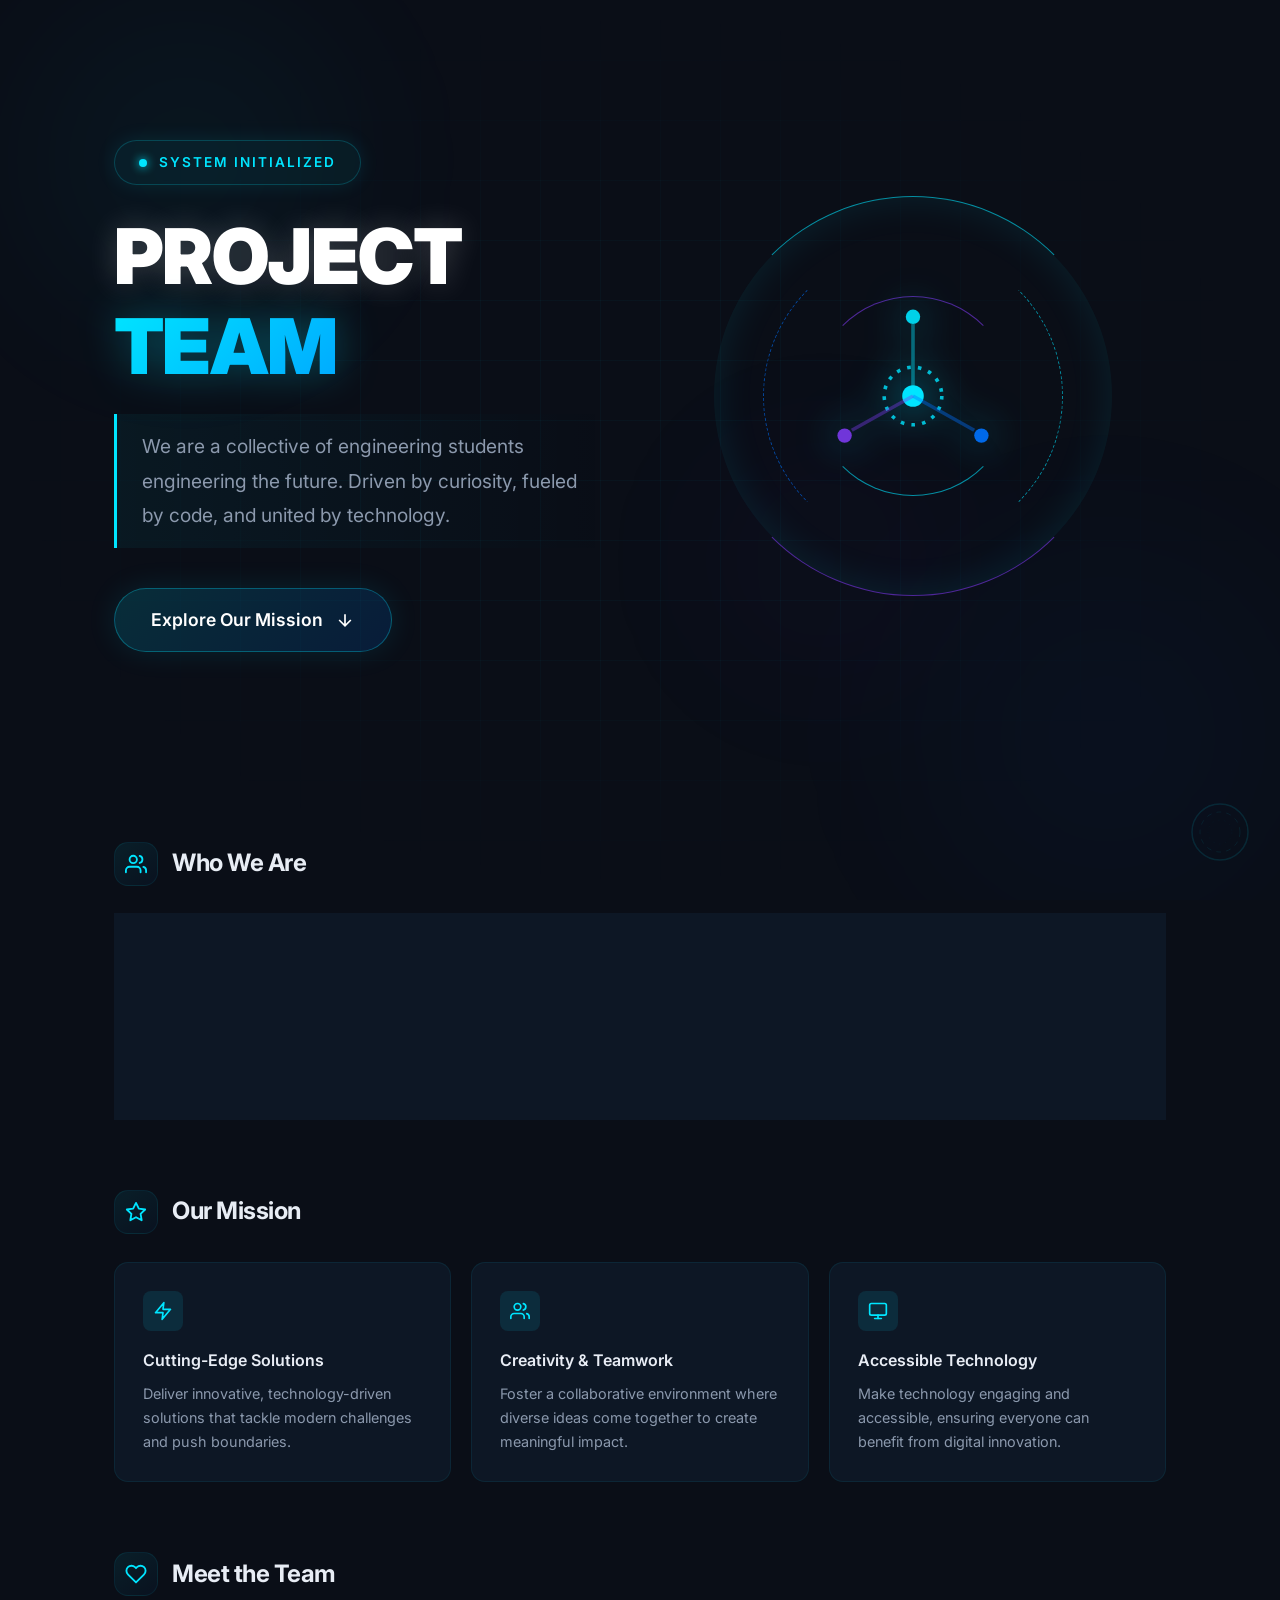
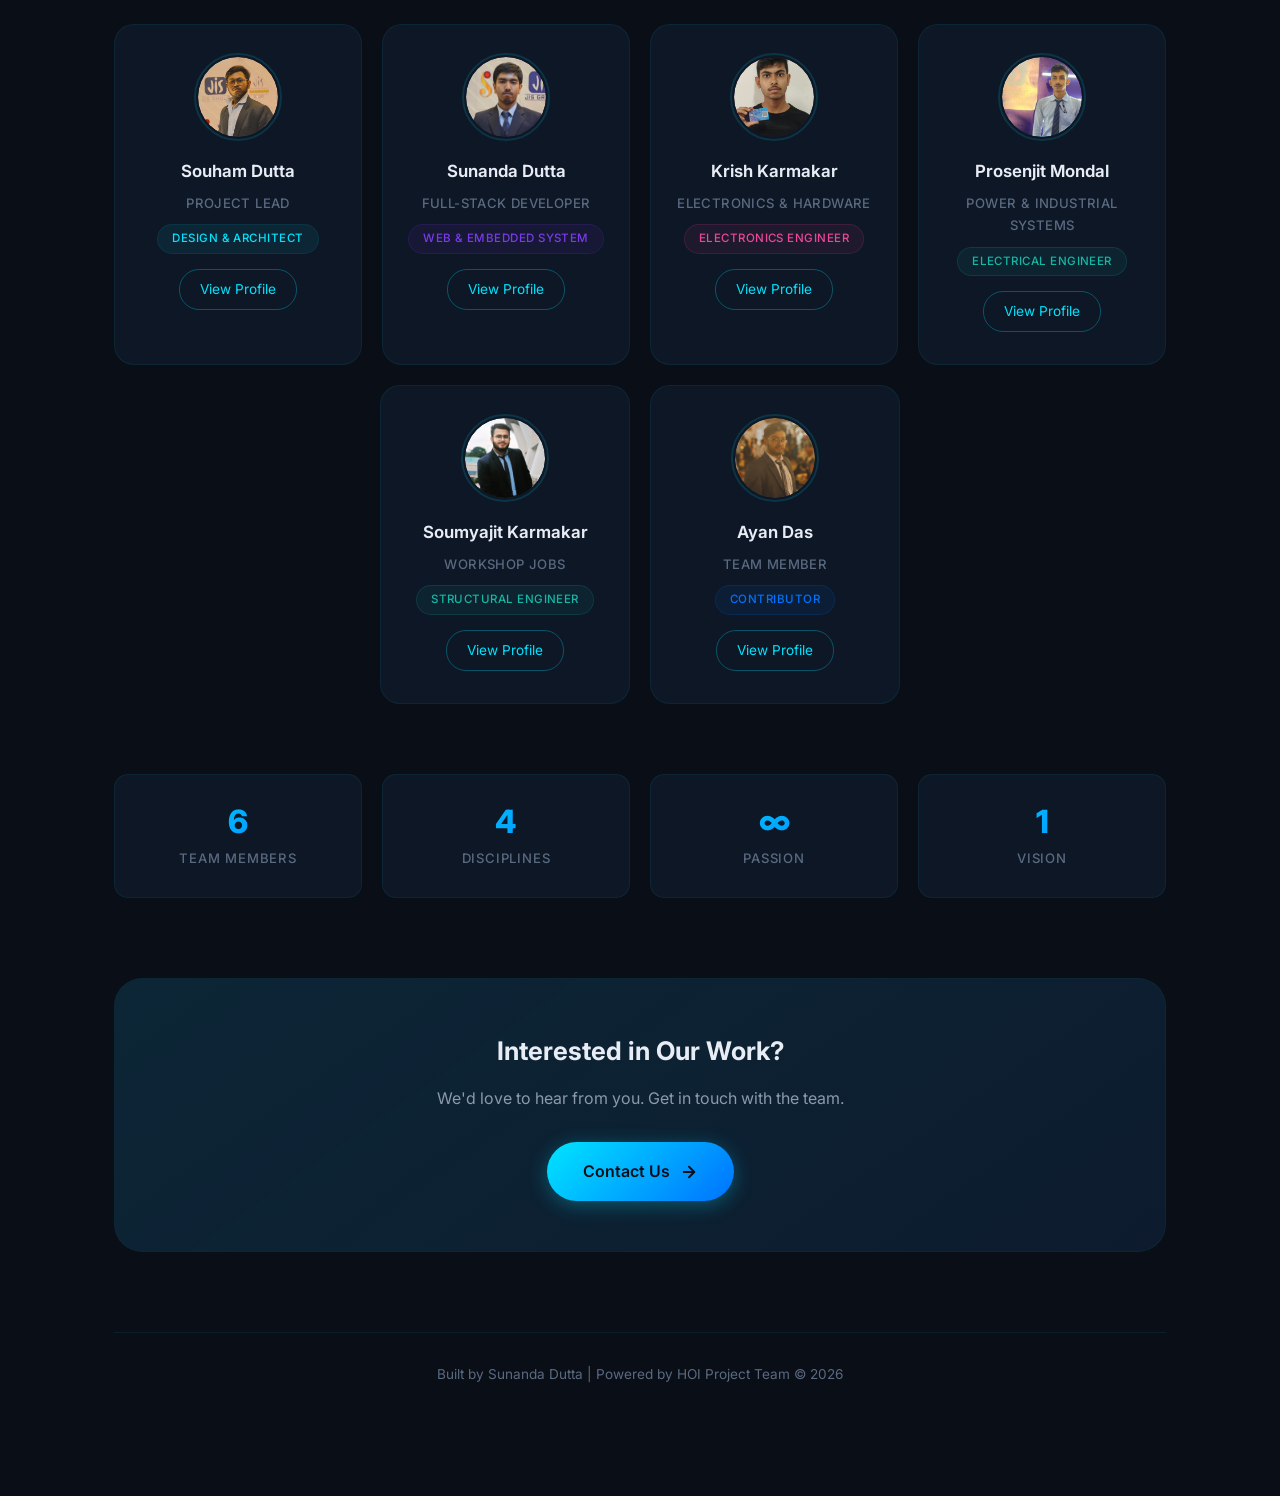
<file: index.html>
<!DOCTYPE html>
<html lang="en">

<head>
    <meta charset="UTF-8">
    <meta name="viewport" content="width=device-width, initial-scale=1.0">
    <meta name="description"
        content="Meet the JISSP project team — a passionate group of college students building innovative solutions with cutting-edge technology.">
    <title>About Us — JISSP Project Team</title>
    <link rel="stylesheet" href="style.css">
</head>

<body>

    <!-- Animated background -->
    <div class="bg-canvas" aria-hidden="true">
        <div class="bg-orb bg-orb--cyan"></div>
        <div class="bg-orb bg-orb--blue"></div>
        <div class="bg-orb bg-orb--purple"></div>
    </div>
    <div class="bg-grid" aria-hidden="true"></div>

    <main class="page-wrapper">

        <!-- ======== HERO ======== -->
        <header class="hero" id="hero">
            <div class="hero-container">
                <div class="hero-content">
                    <div class="hero__badge-wrapper">
                        <div class="hero__badge">
                            <span class="hero__badge-dot"></span>
                            <span class="tracking-in-expand">SYSTEM INITIALIZED </span>
                        </div>
                    </div>

                    <h1 class="hero-title-main">
                        <span class="text-glow">Project</span>
                        <span class="hero-title-accent">Team</span>
                    </h1>

                    <p class="hero-subtitle-typewriter">
                        We are a collective of engineering students engineering the future. Driven by curiosity, fueled
                        by code, and united by technology.
                    </p>

                    <div class="hero-action">
                        <a href="#about" class="explore-btn">
                            Explore Our Mission
                            <svg width="20" height="20" viewBox="0 0 24 24" fill="none" stroke="currentColor"
                                stroke-width="2">
                                <path d="M12 5v14M19 12l-7 7-7-7" />
                            </svg>
                        </a>
                    </div>
                </div>

                <div class="hero-visual">
                    <div class="hologram-circle">
                        <div class="hologram-ring outer"></div>
                        <div class="hologram-ring middle"></div>
                        <div class="hologram-ring inner"></div>
                        <div class="hologram-core">
                            <svg viewBox="0 0 100 100" fill="none" xmlns="http://www.w3.org/2000/svg">
                                <circle cx="50" cy="50" r="16" stroke="rgba(0,229,255,0.8)" stroke-width="2" fill="none"
                                    stroke-dasharray="2 4" />
                                <circle cx="50" cy="50" r="6" fill="#00e5ff" />
                                <circle cx="50" cy="6" r="4" fill="#00e5ff" opacity="0.9" />
                                <circle cx="88" cy="72" r="4" fill="#0072ff" opacity="0.9" />
                                <circle cx="12" cy="72" r="4" fill="#7c3aed" opacity="0.9" />
                                <line x1="50" y1="50" x2="50" y2="10" stroke="rgba(0,229,255,0.4)" stroke-width="2" />
                                <line x1="50" y1="50" x2="84" y2="69" stroke="rgba(0,114,255,0.4)" stroke-width="2" />
                                <line x1="50" y1="50" x2="16" y2="69" stroke="rgba(124,58,237,0.4)" stroke-width="2" />
                            </svg>
                        </div>
                    </div>
                </div>
            </div>
        </header>

        <!-- ======== WHO WE ARE ======== -->
        <section class="section reveal" id="about">
            <div class="section__header">
                <div class="section__icon">
                    <svg width="22" height="22" viewBox="0 0 24 24" fill="none" stroke="currentColor" stroke-width="2"
                        stroke-linecap="round" stroke-linejoin="round">
                        <path d="M17 21v-2a4 4 0 0 0-4-4H5a4 4 0 0 0-4 4v2" />
                        <circle cx="9" cy="7" r="4" />
                        <path d="M23 21v-2a4 4 0 0 0-3-3.87" />
                        <path d="M16 3.13a4 4 0 0 1 0 7.75" />
                    </svg>
                </div>
                <h2 class="section__title">Who We Are</h2>
            </div>
            <div class="about-card">
                <p class="about-card__text">
                    We are a team of college innovators who turn ideas into real-world, scalable products.
                    Spanning both hardware and software—from embedded systems &amp; IoT to web apps &amp;
                    automation—we engineer complete, end-to-end solutions with precision and an eye for impact.
                    Every member brings a builder's mindset, driven by curiosity and a commitment to
                    future-ready technology.
                </p>
            </div>
        </section>

        <!-- ======== OUR MISSION ======== -->
        <section class="section reveal" id="mission">
            <div class="section__header">
                <div class="section__icon">
                    <svg width="22" height="22" viewBox="0 0 24 24" fill="none" stroke="currentColor" stroke-width="2"
                        stroke-linecap="round" stroke-linejoin="round">
                        <polygon
                            points="12 2 15.09 8.26 22 9.27 17 14.14 18.18 21.02 12 17.77 5.82 21.02 7 14.14 2 9.27 8.91 8.26 12 2" />
                    </svg>
                </div>
                <h2 class="section__title">Our Mission</h2>
            </div>
            <div class="mission-grid">
                <div class="mission-item reveal reveal--delay-1">
                    <div class="mission-item__icon">
                        <svg width="20" height="20" viewBox="0 0 24 24" fill="none" stroke="currentColor"
                            stroke-width="2" stroke-linecap="round" stroke-linejoin="round">
                            <path d="M13 2L3 14h9l-1 8 10-12h-9l1-8z" />
                        </svg>
                    </div>
                    <h3 class="mission-item__title">Cutting-Edge Solutions</h3>
                    <p class="mission-item__desc">Deliver innovative, technology-driven solutions that tackle modern
                        challenges and push boundaries.</p>
                </div>
                <div class="mission-item reveal reveal--delay-2">
                    <div class="mission-item__icon">
                        <svg width="20" height="20" viewBox="0 0 24 24" fill="none" stroke="currentColor"
                            stroke-width="2" stroke-linecap="round" stroke-linejoin="round">
                            <path d="M17 21v-2a4 4 0 0 0-4-4H5a4 4 0 0 0-4 4v2" />
                            <circle cx="9" cy="7" r="4" />
                            <path d="M23 21v-2a4 4 0 0 0-3-3.87" />
                            <path d="M16 3.13a4 4 0 0 1 0 7.75" />
                        </svg>
                    </div>
                    <h3 class="mission-item__title">Creativity & Teamwork</h3>
                    <p class="mission-item__desc">Foster a collaborative environment where diverse ideas come together
                        to create meaningful impact.</p>
                </div>
                <div class="mission-item reveal reveal--delay-3">
                    <div class="mission-item__icon">
                        <svg width="20" height="20" viewBox="0 0 24 24" fill="none" stroke="currentColor"
                            stroke-width="2" stroke-linecap="round" stroke-linejoin="round">
                            <rect x="2" y="3" width="20" height="14" rx="2" ry="2" />
                            <line x1="8" y1="21" x2="16" y2="21" />
                            <line x1="12" y1="17" x2="12" y2="21" />
                        </svg>
                    </div>
                    <h3 class="mission-item__title">Accessible Technology</h3>
                    <p class="mission-item__desc">Make technology engaging and accessible, ensuring everyone can benefit
                        from digital innovation.</p>
                </div>
            </div>
        </section>

        <!-- ======== MEET THE TEAM ======== -->
        <section class="section reveal" id="team">
            <div class="section__header">
                <div class="section__icon">
                    <svg width="22" height="22" viewBox="0 0 24 24" fill="none" stroke="currentColor" stroke-width="2"
                        stroke-linecap="round" stroke-linejoin="round">
                        <path
                            d="M20.84 4.61a5.5 5.5 0 0 0-7.78 0L12 5.67l-1.06-1.06a5.5 5.5 0 0 0-7.78 7.78l1.06 1.06L12 21.23l7.78-7.78 1.06-1.06a5.5 5.5 0 0 0 0-7.78z" />
                    </svg>
                </div>
                <h2 class="section__title">Meet the Team</h2>
            </div>
            <!-- Front Row: 4 members -->
            <div class="team-grid team-grid--front">
                <div class="team-card reveal reveal--delay-1">
                    <div class="team-card__avatar">
                        <div class="team-card__avatar-ring"></div>
                        <div class="team-card__avatar-inner">
                            <div class="team-card__avatar-bg"></div>
                            <img src="images/souham.jpeg" alt="Souham Dutta">
                        </div>
                    </div>
                    <h3 class="team-card__name">Souham Dutta</h3>
                    <p class="team-card__role">Project Lead</p>
                    <span class="team-card__role-tag">Design & Architect</span>
                    <a href="souham.html"
                        style="display: inline-block; margin-top: 15px; padding: 8px 20px; border: 1px solid rgba(0, 229, 255, 0.3); color: #00e5ff; text-decoration: none; border-radius: 20px; font-size: 0.85rem; transition: all 0.3s;"
                        onmouseover="this.style.background='rgba(0, 229, 255, 0.1)'; this.style.boxShadow='0 0 10px rgba(0, 229, 255, 0.2)';"
                        onmouseout="this.style.background='transparent'; this.style.boxShadow='none';">View Profile</a>
                </div>
                <div class="team-card reveal reveal--delay-2">
                    <div class="team-card__avatar">
                        <div class="team-card__avatar-ring"></div>
                        <div class="team-card__avatar-inner">
                            <div class="team-card__avatar-bg"></div>
                            <img src="images/Sunanda.jpg" alt="Sunanda Dutta">
                        </div>
                    </div>
                    <h3 class="team-card__name">Sunanda Dutta</h3>
                    <p class="team-card__role">Full-Stack Developer</p>
                    <span class="team-card__role-tag">WEB & EMBEDDED SYSTEM</span>
                    <a href="sunanda.html"
                        style="display: inline-block; margin-top: 15px; padding: 8px 20px; border: 1px solid rgba(0, 229, 255, 0.3); color: #00e5ff; text-decoration: none; border-radius: 20px; font-size: 0.85rem; transition: all 0.3s;"
                        onmouseover="this.style.background='rgba(0, 229, 255, 0.1)'; this.style.boxShadow='0 0 10px rgba(0, 229, 255, 0.2)';"
                        onmouseout="this.style.background='transparent'; this.style.boxShadow='none';">View Profile</a>
                </div>
                <div class="team-card reveal reveal--delay-3">
                    <div class="team-card__avatar">
                        <div class="team-card__avatar-ring"></div>
                        <div class="team-card__avatar-inner">
                            <div class="team-card__avatar-bg"></div>
                            <img src="images/krish.png" alt="Krish">
                        </div>
                    </div>
                    <h3 class="team-card__name">Krish Karmakar</h3>
                    <p class="team-card__role">Electronics & Hardware </p>
                    <span class="team-card__role-tag">Electronics Engineer</span>
                    <a href="krish.html"
                        style="display: inline-block; margin-top: 15px; padding: 8px 20px; border: 1px solid rgba(0, 229, 255, 0.3); color: #00e5ff; text-decoration: none; border-radius: 20px; font-size: 0.85rem; transition: all 0.3s;"
                        onmouseover="this.style.background='rgba(0, 229, 255, 0.1)'; this.style.boxShadow='0 0 10px rgba(0, 229, 255, 0.2)';"
                        onmouseout="this.style.background='transparent'; this.style.boxShadow='none';">View Profile</a>
                </div>
                <div class="team-card reveal reveal--delay-4">
                    <div class="team-card__avatar">
                        <div class="team-card__avatar-ring"></div>
                        <div class="team-card__avatar-inner">
                            <div class="team-card__avatar-bg"></div>
                            <img src="images/Prosenjit.jpeg" alt="Prosenjit">
                        </div>
                    </div>
                    <h3 class="team-card__name">Prosenjit Mondal</h3>
                    <p class="team-card__role">Power & Industrial Systems</p>
                    <span class="team-card__role-tag">Electrical Engineer</span>
                    <a href="prosenjit.html"
                        style="display: inline-block; margin-top: 15px; padding: 8px 20px; border: 1px solid rgba(0, 229, 255, 0.3); color: #00e5ff; text-decoration: none; border-radius: 20px; font-size: 0.85rem; transition: all 0.3s;"
                        onmouseover="this.style.background='rgba(0, 229, 255, 0.1)'; this.style.boxShadow='0 0 10px rgba(0, 229, 255, 0.2)';"
                        onmouseout="this.style.background='transparent'; this.style.boxShadow='none';">View Profile</a>
                </div>
            </div>
            <!-- Second Row: 2 members (centered) -->
            <div class="team-grid team-grid--back">
                <div class="team-card reveal reveal--delay-5">
                    <div class="team-card__avatar">
                        <div class="team-card__avatar-ring"></div>
                        <div class="team-card__avatar-inner">
                            <div class="team-card__avatar-bg"></div>
                            <img src="images/Soumojit.jpg" alt="Soumojit Karmakar">
                        </div>
                    </div>
                    <h3 class="team-card__name">Soumyajit Karmakar</h3>
                    <p class="team-card__role">Workshop Jobs </p>
                    <span class="team-card__role-tag">Structural Engineer </span>
                    <a href="soumojit.html"
                        style="display: inline-block; margin-top: 15px; padding: 8px 20px; border: 1px solid rgba(0, 229, 255, 0.3); color: #00e5ff; text-decoration: none; border-radius: 20px; font-size: 0.85rem; transition: all 0.3s;"
                        onmouseover="this.style.background='rgba(0, 229, 255, 0.1)'; this.style.boxShadow='0 0 10px rgba(0, 229, 255, 0.2)';"
                        onmouseout="this.style.background='transparent'; this.style.boxShadow='none';">View Profile</a>
                </div>
                <div class="team-card reveal reveal--delay-6">
                    <div class="team-card__avatar">
                        <div class="team-card__avatar-ring"></div>
                        <div class="team-card__avatar-inner">
                            <div class="team-card__avatar-bg"></div>
                            <img src="images/Ayan.jpeg" alt="Ayan Das">
                        </div>
                    </div>
                    <h3 class="team-card__name">Ayan Das</h3>
                    <p class="team-card__role">Team Member</p>
                    <span class="team-card__role-tag">Contributor</span>
                    <a href="ayan.html"
                        style="display: inline-block; margin-top: 15px; padding: 8px 20px; border: 1px solid rgba(0, 229, 255, 0.3); color: #00e5ff; text-decoration: none; border-radius: 20px; font-size: 0.85rem; transition: all 0.3s;"
                        onmouseover="this.style.background='rgba(0, 229, 255, 0.1)'; this.style.boxShadow='0 0 10px rgba(0, 229, 255, 0.2)';"
                        onmouseout="this.style.background='transparent'; this.style.boxShadow='none';">View Profile</a>
                </div>
            </div>
        </section>

        <!-- ======== STATS ======== -->
        <div class="stats-bar reveal">
            <div class="stat">
                <div class="stat__value" data-count="6">6</div>
                <div class="stat__label">Team Members</div>
            </div>
            <div class="stat">
                <div class="stat__value" data-count="4">4</div>
                <div class="stat__label">Disciplines</div>
            </div>
            <div class="stat">
                <div class="stat__value">∞</div>
                <div class="stat__label">Passion</div>
            </div>
            <div class="stat">
                <div class="stat__value">1</div>
                <div class="stat__label">Vision</div>
            </div>
        </div>

        <!-- ======== CTA ======== -->
        <section class="cta reveal" id="contact">
            <h2 class="cta__title">Interested in Our Work?</h2>
            <p class="cta__desc">We'd love to hear from you. Get in touch with the team.</p>
            <a href="contact.html" class="cta__btn" id="contact-btn">
                Contact Us
                <svg class="cta__btn-arrow" width="18" height="18" viewBox="0 0 24 24" fill="none" stroke="currentColor"
                    stroke-width="2.5" stroke-linecap="round" stroke-linejoin="round">
                    <line x1="5" y1="12" x2="19" y2="12" />
                    <polyline points="12 5 19 12 12 19" />
                </svg>
            </a>
        </section>

        <!-- ======== FOOTER ======== -->
        <footer class="footer">
            <p class="footer__text">
                Built by Sunanda Dutta | Powered by HOI Project Team &copy; 2026
            </p>
        </footer>
    </main>

    <!-- Corner decoration -->
    <div class="corner-deco" aria-hidden="true">
        <svg width="60" height="60" viewBox="0 0 60 60">
            <circle cx="30" cy="30" r="28" stroke="#00e5ff" stroke-width="1.5" fill="none" opacity="0.3" />
            <circle cx="30" cy="30" r="20" stroke="#00e5ff" stroke-width="1" fill="none" stroke-dasharray="5,5"
                opacity="0.2" />
            <circle cx="30" cy="30" r="12" stroke="#00e5ff" stroke-width="0.5" fill="none" stroke-dasharray="2,4"
                opacity="0.15" />
        </svg>
    </div>

    <!-- Scroll reveal script -->
    <script>
        // Intersection Observer for scroll animations
        const observer = new IntersectionObserver((entries) => {
            entries.forEach(entry => {
                if (entry.isIntersecting) {
                    entry.target.classList.add('visible');
                }
            });
        }, {
            threshold: 0.1,
            rootMargin: '0px 0px -50px 0px'
        });

        document.querySelectorAll('.reveal').forEach(el => observer.observe(el));

        // Animated number counter for stats
        const countObserver = new IntersectionObserver((entries) => {
            entries.forEach(entry => {
                if (entry.isIntersecting) {
                    const el = entry.target;
                    const target = parseInt(el.dataset.count);
                    if (!target) return;
                    let current = 0;
                    const step = Math.max(1, Math.floor(target / 30));
                    const timer = setInterval(() => {
                        current += step;
                        if (current >= target) {
                            current = target;
                            clearInterval(timer);
                        }
                        el.textContent = current;
                    }, 50);
                    countObserver.unobserve(el);
                }
            });
        }, { threshold: 0.5 });

        document.querySelectorAll('[data-count]').forEach(el => countObserver.observe(el));
    </script>
</body>

</html>
</file>
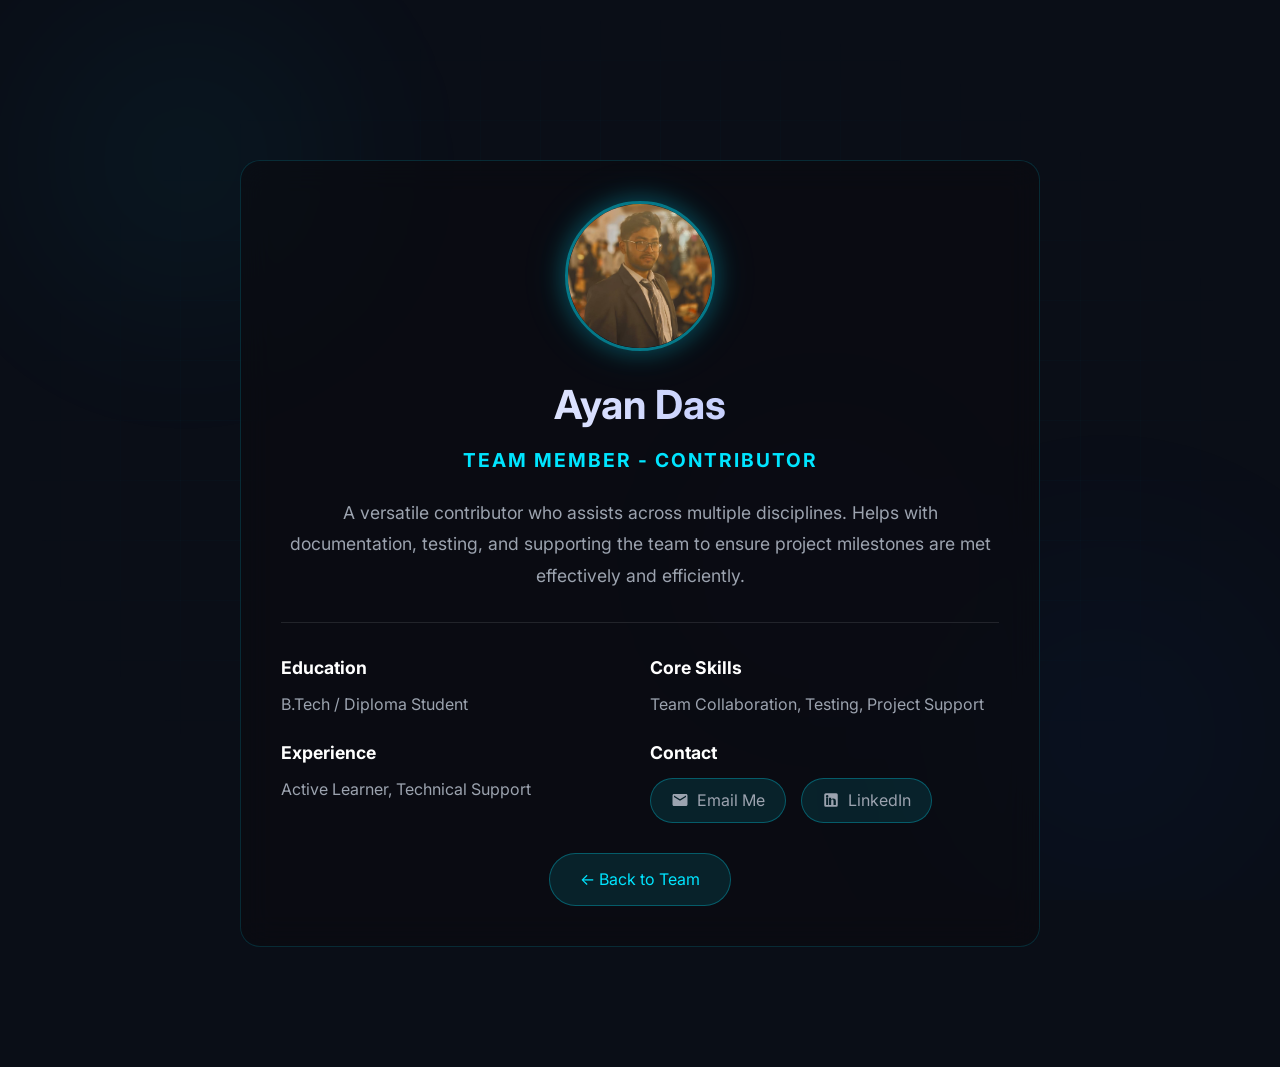
<file: ayan.html>
<!DOCTYPE html>
<html lang="en">

<head>
    <meta charset="UTF-8">
    <meta name="viewport" content="width=device-width, initial-scale=1.0">
    <title>Ayan Das - Profile</title>
    <link rel="stylesheet" href="style.css">
    <style>
        .profile-wrapper {
            max-width: 800px;
            margin: 100px auto 40px auto;
            padding: 40px;
            background: rgba(10, 10, 15, 0.6);
            border: 1px solid rgba(0, 229, 255, 0.15);
            border-radius: 20px;
            backdrop-filter: blur(16px);
            text-align: center;
        }

        .profile-avatar {
            width: 150px;
            height: 150px;
            border-radius: 50%;
            margin: 0 auto 20px auto;
            border: 3px solid rgba(0, 229, 255, 0.5);
            box-shadow: 0 0 25px rgba(0, 229, 255, 0.3), 0 0 50px rgba(0, 229, 255, 0.1);
            overflow: hidden;
        }

        .profile-avatar img {
            width: 100%;
            height: 100%;
            object-fit: cover;
            display: block;
        }

        .profile-name {
            font-size: 2.5rem;
            margin-bottom: 5px;
            background: linear-gradient(to right, #fff, #a5b4fc);
            -webkit-background-clip: text;
            background-clip: text;
            -webkit-text-fill-color: transparent;
        }

        .profile-role {
            font-size: 1.2rem;
            color: #00e5ff;
            margin-bottom: 20px;
            text-transform: uppercase;
            letter-spacing: 2px;
        }

        .profile-bio {
            color: #9ca3af;
            font-size: 1.1rem;
            line-height: 1.8;
            margin-bottom: 30px;
        }

        .profile-details {
            display: grid;
            grid-template-columns: 1fr 1fr;
            gap: 20px;
            text-align: left;
            margin-top: 30px;
            border-top: 1px solid rgba(255, 255, 255, 0.1);
            padding-top: 30px;
        }

        .detail-item h4 {
            color: #fff;
            font-size: 1.1rem;
            margin-bottom: 8px;
        }

        .detail-item p {
            color: #9ca3af;
        }

        .detail-item a {
            color: #9ca3af;
            text-decoration: none;
            transition: color 0.3s ease;
        }

        .detail-item a:hover {
            color: #00e5ff;
            text-decoration: underline;
        }

        .back-btn {
            display: inline-block;
            margin-top: 30px;
            padding: 12px 30px;
            background: rgba(0, 229, 255, 0.1);
            border: 1px solid rgba(0, 229, 255, 0.3);
            color: #00e5ff;
            text-decoration: none;
            border-radius: 30px;
            transition: all 0.3s ease;
        }

        .back-btn:hover {
            background: rgba(0, 229, 255, 0.2);
            box-shadow: 0 0 15px rgba(0, 229, 255, 0.4);
            color: #fff;
        }

        @media (max-width: 600px) {
            .profile-details {
                grid-template-columns: 1fr;
            }
        }

        /* Image Modal Styles */
        .image-modal {
            display: none;
            position: fixed;
            z-index: 1000;
            padding-top: 50px;
            left: 0;
            top: 0;
            width: 100%;
            height: 100%;
            background-color: rgba(10, 14, 23, 0.9);
            backdrop-filter: blur(10px);
            opacity: 0;
            transition: opacity 0.3s ease;
        }

        .image-modal.show {
            display: flex;
            justify-content: center;
            align-items: center;
            padding-top: 0;
            opacity: 1;
        }

        .modal-content {
            margin: auto;
            display: block;
            width: 90%;
            max-width: 400px;
            border-radius: 50%;
            border: 4px solid #00e5ff;
            box-shadow: 0 0 50px rgba(0, 229, 255, 0.4);
            transform: scale(0.8);
            transition: transform 0.3s cubic-bezier(0.175, 0.885, 0.32, 1.275);
            object-fit: cover;
            aspect-ratio: 1/1;
        }

        .image-modal.show .modal-content {
            transform: scale(1);
        }

        .close-modal {
            position: absolute;
            top: 30px;
            right: 40px;
            color: #8b99ad;
            font-size: 50px;
            font-weight: 300;
            transition: color 0.3s ease;
            cursor: pointer;
            z-index: 1001;
        }

        .close-modal:hover {
            color: #00e5ff;
        }

        .profile-avatar img {
            cursor: zoom-in;
        }
    </style>
</head>

<body>
    <div class="bg-canvas" aria-hidden="true">
        <div class="bg-orb bg-orb--cyan"></div>
        <div class="bg-orb bg-orb--blue"></div>
        <div class="bg-orb bg-orb--purple"></div>
    </div>
    <div class="bg-grid" aria-hidden="true"></div>

    <main class="page-wrapper">
        <div class="profile-wrapper">
            <div class="profile-avatar"><img src="images/Ayan.jpeg" alt="Ayan Das"></div>
            <h1 class="profile-name">Ayan Das</h1>
            <h2 class="profile-role">Team Member - Contributor</h2>
            <div class="profile-bio">
                A versatile contributor who assists across multiple disciplines. Helps with documentation, testing, and
                supporting the team to ensure project milestones are met effectively and efficiently.
            </div>

            <div class="profile-details">
                <div class="detail-item">
                    <h4>Education</h4>
                    <p>B.Tech / Diploma Student</p>
                </div>
                <div class="detail-item">
                    <h4>Core Skills</h4>
                    <p>Team Collaboration, Testing, Project Support</p>
                </div>
                <div class="detail-item">
                    <h4>Experience</h4>
                    <p>Active Learner, Technical Support</p>
                </div>
                <div class="detail-item" style="position: relative; z-index: 10;">
                    <h4>Contact</h4>
                    <div style="display: flex; gap: 15px; margin-top: 10px; flex-wrap: wrap;">
                        <a href="https://mail.google.com/mail/?view=cm&fs=1&to=ayandas1702@gmail.com&su=Regarding%20Project%20Collaboration%20-%20Ayan%20Das&body=Hello%20Ayan%2C%20I%20want%20to%20connect%20with%20you."
                            target="_blank" class="back-btn"
                            style="margin-top: 0; padding: 8px 20px; display: inline-flex; align-items: center; gap: 8px;">
                            <svg viewBox="0 0 24 24" width="18" height="18" style="fill: currentColor;">
                                <path
                                    d="M20 4H4c-1.1 0-1.99.9-1.99 2L2 18c0 1.1.9 2 2 2h16c1.1 0 2-.9 2-2V6c0-1.1-.9-2-2-2zm0 4l-8 5-8-5V6l8 5 8-5v2z" />
                            </svg>
                            Email Me
                        </a>
                        <a href="https://linkedin.com/in/ayandas" target="_blank" class="back-btn"
                            style="margin-top: 0; padding: 8px 20px; display: inline-flex; align-items: center; gap: 8px;">
                            <svg viewBox="0 0 24 24" width="18" height="18" style="fill: currentColor;">
                                <path
                                    d="M19 3a2 2 0 0 1 2 2v14a2 2 0 0 1-2 2H5a2 2 0 0 1-2-2V5a2 2 0 0 1 2-2h14m-.5 15.5v-5.3a3.26 3.26 0 0 0-3.26-3.26c-1.85 0-2.58 1-3 1.6V9H9.37v9.5h2.88v-5.3c0-.28 0-.57.09-.77a1.6 1.6 0 0 1 1.5-1.07c1.06 0 1.48.81 1.48 2v5.14H18.5zM6.88 8.56a1.68 1.68 0 0 0 1.68-1.68c0-.93-.75-1.69-1.68-1.69a1.69 1.69 0 0 0-1.69 1.69c0 .93.76 1.68 1.69 1.68m1.39 9.94v-9.5H5.5v9.5h2.77z" />
                            </svg>
                            LinkedIn
                        </a>
                    </div>
                </div>
            </div>

            <a href="index.html" class="back-btn">← Back to Team</a>
        </div>
    </main>
    <!-- Image Modal -->
    <div id="imageModal" class="image-modal">
        <span class="close-modal">&times;</span>
        <img class="modal-content" id="enlargedImg">
    </div>

    <script>
        // Profile Photo Enlarge Logic
        const modal = document.getElementById("imageModal");
        const modalImg = document.getElementById("enlargedImg");
        const closeBtn = document.querySelector(".close-modal");

        document.querySelectorAll('.profile-avatar img').forEach(img => {
            img.addEventListener('click', function () {
                modal.style.display = "flex";
                // setTimeout for the transition to take effect
                setTimeout(() => {
                    modal.classList.add('show');
                }, 10);
                modalImg.src = this.src;
            });
        });

        const closeModal = () => {
            modal.classList.remove('show');
            setTimeout(() => {
                modal.style.display = "none";
            }, 300); // match transition duration
        };

        closeBtn.addEventListener('click', closeModal);
        modal.addEventListener('click', function (e) {
            if (e.target !== modalImg) {
                closeModal();
            }
        });
    </script>
</body>

</html>
</file>
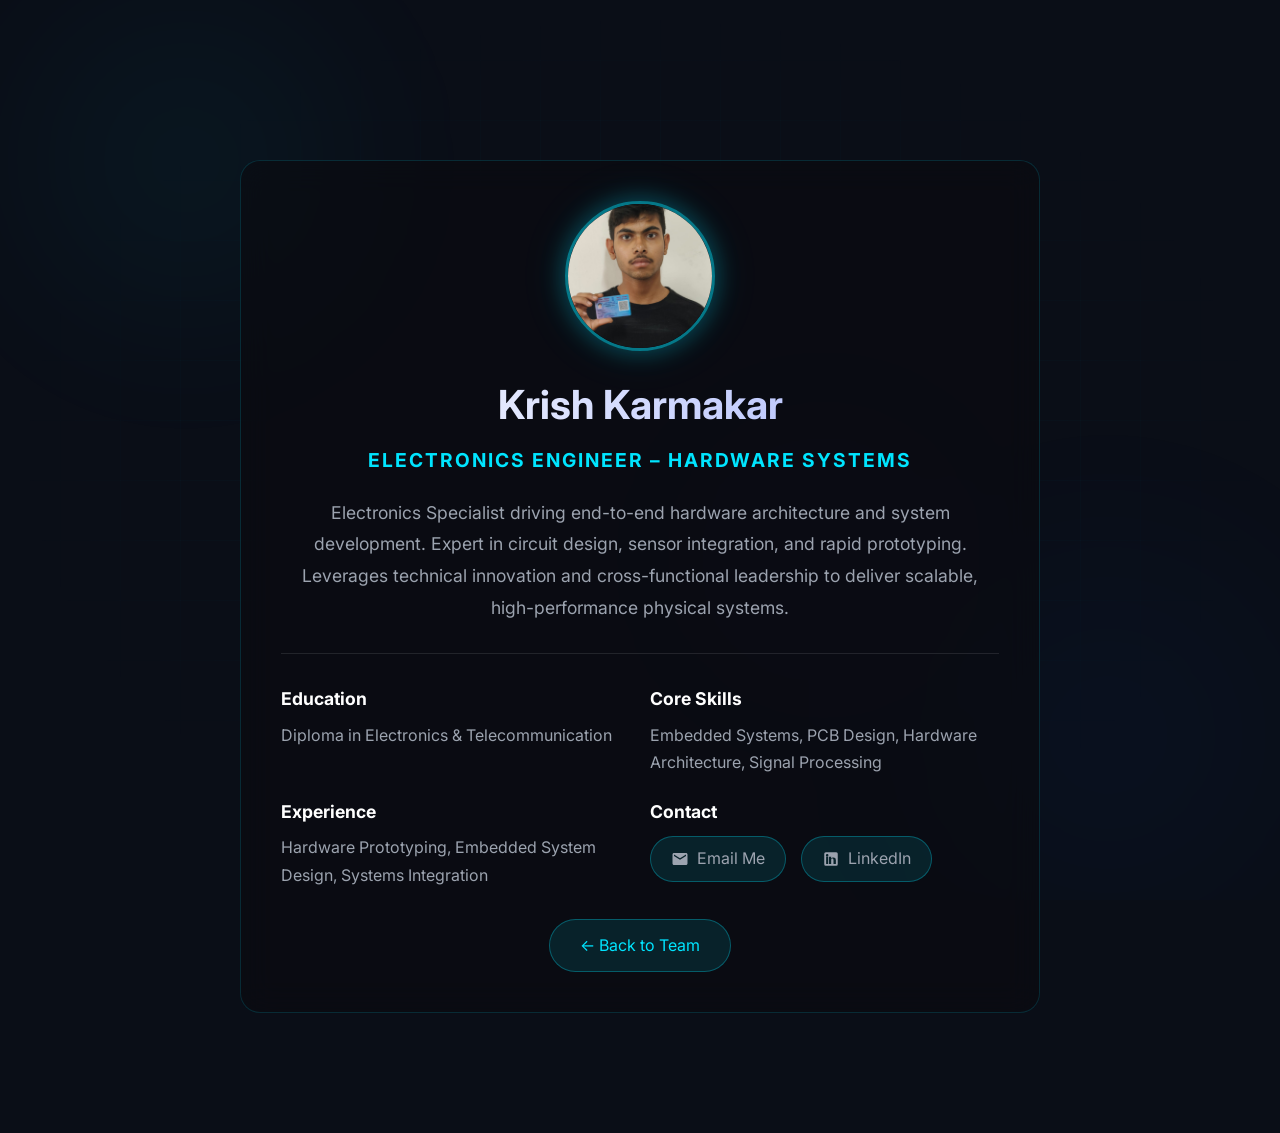
<file: krish.html>
<!DOCTYPE html>
<html lang="en">

<head>
    <meta charset="UTF-8">
    <meta name="viewport" content="width=device-width, initial-scale=1.0">
    <title>Krish - Profile</title>
    <link rel="stylesheet" href="style.css">
    <style>
        .profile-wrapper {
            max-width: 800px;
            margin: 100px auto 40px auto;
            padding: 40px;
            background: rgba(10, 10, 15, 0.6);
            border: 1px solid rgba(0, 229, 255, 0.15);
            border-radius: 20px;
            backdrop-filter: blur(16px);
            text-align: center;
        }

        .profile-avatar {
            width: 150px;
            height: 150px;
            border-radius: 50%;
            margin: 0 auto 20px auto;
            border: 3px solid rgba(0, 229, 255, 0.5);
            box-shadow: 0 0 25px rgba(0, 229, 255, 0.3), 0 0 50px rgba(0, 229, 255, 0.1);
            overflow: hidden;
        }

        .profile-avatar img {
            width: 100%;
            height: 100%;
            object-fit: cover;
            display: block;
        }

        .profile-name {
            font-size: 2.5rem;
            margin-bottom: 5px;
            background: linear-gradient(to right, #fff, #a5b4fc);
            -webkit-background-clip: text;
            background-clip: text;
            -webkit-text-fill-color: transparent;
        }

        .profile-role {
            font-size: 1.2rem;
            color: #00e5ff;
            margin-bottom: 20px;
            text-transform: uppercase;
            letter-spacing: 2px;
        }

        .profile-bio {
            color: #9ca3af;
            font-size: 1.1rem;
            line-height: 1.8;
            margin-bottom: 30px;
        }

        .profile-details {
            display: grid;
            grid-template-columns: 1fr 1fr;
            gap: 20px;
            text-align: left;
            margin-top: 30px;
            border-top: 1px solid rgba(255, 255, 255, 0.1);
            padding-top: 30px;
        }

        .detail-item h4 {
            color: #fff;
            font-size: 1.1rem;
            margin-bottom: 8px;
        }

        .detail-item p {
            color: #9ca3af;
        }

        .detail-item a {
            color: #9ca3af;
            text-decoration: none;
            transition: color 0.3s ease;
        }

        .detail-item a:hover {
            color: #00e5ff;
            text-decoration: underline;
        }

        .back-btn {
            display: inline-block;
            margin-top: 30px;
            padding: 12px 30px;
            background: rgba(0, 229, 255, 0.1);
            border: 1px solid rgba(0, 229, 255, 0.3);
            color: #00e5ff;
            text-decoration: none;
            border-radius: 30px;
            transition: all 0.3s ease;
        }

        .back-btn:hover {
            background: rgba(0, 229, 255, 0.2);
            box-shadow: 0 0 15px rgba(0, 229, 255, 0.4);
            color: #fff;
        }

        @media (max-width: 600px) {
            .profile-details {
                grid-template-columns: 1fr;
            }
        }

        /* Image Modal Styles */
        .image-modal {
            display: none;
            position: fixed;
            z-index: 1000;
            padding-top: 50px;
            left: 0;
            top: 0;
            width: 100%;
            height: 100%;
            background-color: rgba(10, 14, 23, 0.9);
            backdrop-filter: blur(10px);
            opacity: 0;
            transition: opacity 0.3s ease;
        }

        .image-modal.show {
            display: flex;
            justify-content: center;
            align-items: center;
            padding-top: 0;
            opacity: 1;
        }

        .modal-content {
            margin: auto;
            display: block;
            width: 90%;
            max-width: 400px;
            border-radius: 50%;
            border: 4px solid #00e5ff;
            box-shadow: 0 0 50px rgba(0, 229, 255, 0.4);
            transform: scale(0.8);
            transition: transform 0.3s cubic-bezier(0.175, 0.885, 0.32, 1.275);
            object-fit: cover;
            aspect-ratio: 1/1;
        }

        .image-modal.show .modal-content {
            transform: scale(1);
        }

        .close-modal {
            position: absolute;
            top: 30px;
            right: 40px;
            color: #8b99ad;
            font-size: 50px;
            font-weight: 300;
            transition: color 0.3s ease;
            cursor: pointer;
            z-index: 1001;
        }

        .close-modal:hover {
            color: #00e5ff;
        }

        .profile-avatar img {
            cursor: zoom-in;
        }
    </style>
</head>

<body>
    <div class="bg-canvas" aria-hidden="true">
        <div class="bg-orb bg-orb--cyan"></div>
        <div class="bg-orb bg-orb--blue"></div>
        <div class="bg-orb bg-orb--purple"></div>
    </div>
    <div class="bg-grid" aria-hidden="true"></div>

    <main class="page-wrapper">
        <div class="profile-wrapper">
            <div class="profile-avatar"><img src="images/krish.png" alt="Krish"></div>
            <h1 class="profile-name">Krish Karmakar</h1>
            <h2 class="profile-role">Electronics Engineer – Hardware Systems</h2>
            <div class="profile-bio">
                Electronics Specialist driving end-to-end hardware architecture and system development. Expert
                in circuit design, sensor integration, and rapid prototyping. Leverages technical innovation and
                cross-functional leadership to deliver scalable, high-performance physical systems.
            </div>

            <div class="profile-details">
                <div class="detail-item">
                    <h4>Education</h4>
                    <p>Diploma in Electronics & Telecommunication</p>
                </div>
                <div class="detail-item">
                    <h4>Core Skills</h4>
                    <p>Embedded Systems, PCB Design, Hardware Architecture, Signal Processing</p>
                </div>
                <div class="detail-item">
                    <h4>Experience</h4>
                    <p>Hardware Prototyping, Embedded System Design, Systems Integration</p>
                </div>
                <div class="detail-item" style="position: relative; z-index: 10;">
                    <h4>Contact</h4>
                    <div style="display: flex; gap: 15px; margin-top: 10px; flex-wrap: wrap;">
                        <a href="https://mail.google.com/mail/?view=cm&fs=1&to=krishkarmakar8610@gmail.com&su=Regarding%20Project%20Collaboration%20-%20Krish%20Karmakar&body=Hello%20Krish%2C%20I%20want%20to%20connect%20with%20you."
                            target="_blank" class="back-btn"
                            style="margin-top: 0; padding: 8px 20px; display: inline-flex; align-items: center; gap: 8px;">
                            <svg viewBox="0 0 24 24" width="18" height="18" style="fill: currentColor;">
                                <path
                                    d="M20 4H4c-1.1 0-1.99.9-1.99 2L2 18c0 1.1.9 2 2 2h16c1.1 0 2-.9 2-2V6c0-1.1-.9-2-2-2zm0 4l-8 5-8-5V6l8 5 8-5v2z" />
                            </svg>
                            Email Me
                        </a>
                        <a href="https://www.linkedin.com/in/krish-karmakar-717372315/" target="_blank" class="back-btn"
                            style="margin-top: 0; padding: 8px 20px; display: inline-flex; align-items: center; gap: 8px;">
                            <svg viewBox="0 0 24 24" width="18" height="18" style="fill: currentColor;">
                                <path
                                    d="M19 3a2 2 0 0 1 2 2v14a2 2 0 0 1-2 2H5a2 2 0 0 1-2-2V5a2 2 0 0 1 2-2h14m-.5 15.5v-5.3a3.26 3.26 0 0 0-3.26-3.26c-1.85 0-2.58 1-3 1.6V9H9.37v9.5h2.88v-5.3c0-.28 0-.57.09-.77a1.6 1.6 0 0 1 1.5-1.07c1.06 0 1.48.81 1.48 2v5.14H18.5zM6.88 8.56a1.68 1.68 0 0 0 1.68-1.68c0-.93-.75-1.69-1.68-1.69a1.69 1.69 0 0 0-1.69 1.69c0 .93.76 1.68 1.69 1.68m1.39 9.94v-9.5H5.5v9.5h2.77z" />
                            </svg>
                            LinkedIn
                        </a>
                    </div>
                </div>
            </div>

            <a href="index.html" class="back-btn">← Back to Team</a>
        </div>
    </main>
    <!-- Image Modal -->
    <div id="imageModal" class="image-modal">
        <span class="close-modal">&times;</span>
        <img class="modal-content" id="enlargedImg">
    </div>

    <script>
        // Profile Photo Enlarge Logic
        const modal = document.getElementById("imageModal");
        const modalImg = document.getElementById("enlargedImg");
        const closeBtn = document.querySelector(".close-modal");

        document.querySelectorAll('.profile-avatar img').forEach(img => {
            img.addEventListener('click', function () {
                modal.style.display = "flex";
                // setTimeout for the transition to take effect
                setTimeout(() => {
                    modal.classList.add('show');
                }, 10);
                modalImg.src = this.src;
            });
        });

        const closeModal = () => {
            modal.classList.remove('show');
            setTimeout(() => {
                modal.style.display = "none";
            }, 300); // match transition duration
        };

        closeBtn.addEventListener('click', closeModal);
        modal.addEventListener('click', function (e) {
            if (e.target !== modalImg) {
                closeModal();
            }
        });
    </script>
</body>

</html>
</file>
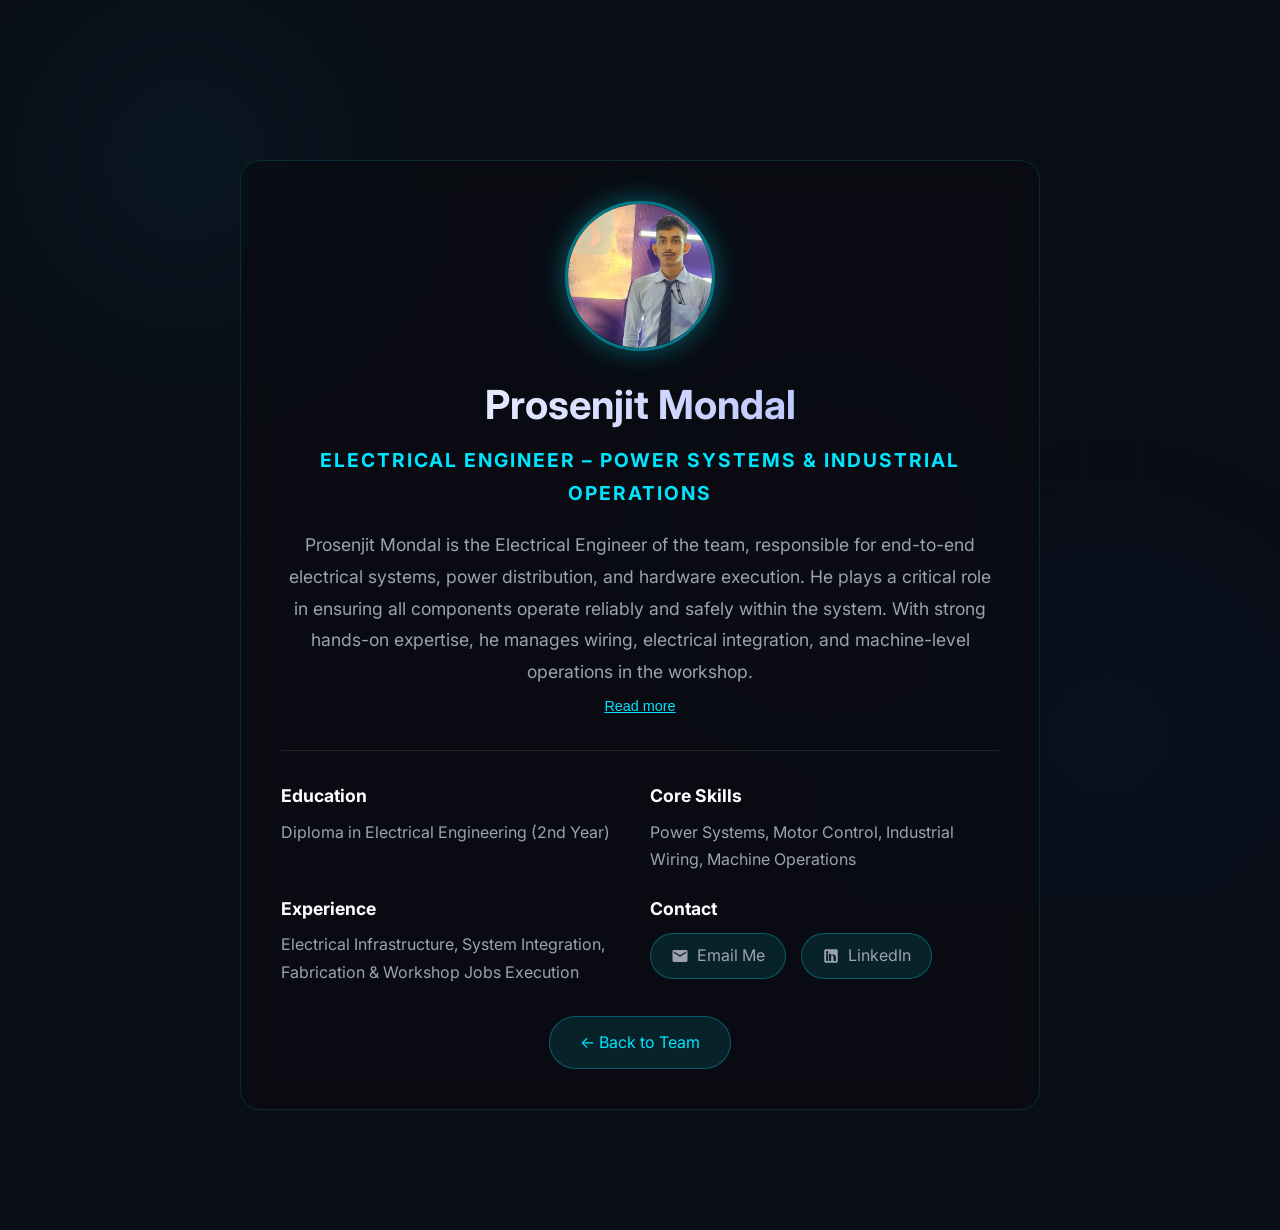
<file: prosenjit.html>
<!DOCTYPE html>
<html lang="en">

<head>
    <meta charset="UTF-8">
    <meta name="viewport" content="width=device-width, initial-scale=1.0">
    <title>Prosenjit - Profile</title>
    <link rel="stylesheet" href="style.css">
    <style>
        .profile-wrapper {
            max-width: 800px;
            margin: 100px auto 40px auto;
            padding: 40px;
            background: rgba(10, 10, 15, 0.6);
            border: 1px solid rgba(0, 229, 255, 0.15);
            border-radius: 20px;
            backdrop-filter: blur(16px);
            text-align: center;
        }

        .profile-avatar {
            width: 150px;
            height: 150px;
            border-radius: 50%;
            margin: 0 auto 20px auto;
            border: 3px solid rgba(0, 229, 255, 0.5);
            box-shadow: 0 0 25px rgba(0, 229, 255, 0.3), 0 0 50px rgba(0, 229, 255, 0.1);
            overflow: hidden;
        }

        .profile-avatar img {
            width: 100%;
            height: 100%;
            object-fit: cover;
            display: block;
        }

        .profile-name {
            font-size: 2.5rem;
            margin-bottom: 5px;
            background: linear-gradient(to right, #fff, #a5b4fc);
            -webkit-background-clip: text;
            background-clip: text;
            -webkit-text-fill-color: transparent;
        }

        .profile-role {
            font-size: 1.2rem;
            color: #00e5ff;
            margin-bottom: 20px;
            text-transform: uppercase;
            letter-spacing: 2px;
        }

        .profile-bio {
            color: #9ca3af;
            font-size: 1.1rem;
            line-height: 1.8;
            margin-bottom: 30px;
        }

        .profile-details {
            display: grid;
            grid-template-columns: 1fr 1fr;
            gap: 20px;
            text-align: left;
            margin-top: 30px;
            border-top: 1px solid rgba(255, 255, 255, 0.1);
            padding-top: 30px;
        }

        .detail-item h4 {
            color: #fff;
            font-size: 1.1rem;
            margin-bottom: 8px;
        }

        .detail-item p {
            color: #9ca3af;
        }

        .detail-item a {
            color: #9ca3af;
            text-decoration: none;
            transition: color 0.3s ease;
        }

        .detail-item a:hover {
            color: #00e5ff;
            text-decoration: underline;
        }

        .back-btn {
            display: inline-block;
            margin-top: 30px;
            padding: 12px 30px;
            background: rgba(0, 229, 255, 0.1);
            border: 1px solid rgba(0, 229, 255, 0.3);
            color: #00e5ff;
            text-decoration: none;
            border-radius: 30px;
            transition: all 0.3s ease;
        }

        .back-btn:hover {
            background: rgba(0, 229, 255, 0.2);
            box-shadow: 0 0 15px rgba(0, 229, 255, 0.4);
            color: #fff;
        }

        @media (max-width: 600px) {
            .profile-details {
                grid-template-columns: 1fr;
            }
        }

        /* Image Modal Styles */
        .image-modal {
            display: none;
            position: fixed;
            z-index: 1000;
            padding-top: 50px;
            left: 0;
            top: 0;
            width: 100%;
            height: 100%;
            background-color: rgba(10, 14, 23, 0.9);
            backdrop-filter: blur(10px);
            opacity: 0;
            transition: opacity 0.3s ease;
        }

        .image-modal.show {
            display: flex;
            justify-content: center;
            align-items: center;
            padding-top: 0;
            opacity: 1;
        }

        .modal-content {
            margin: auto;
            display: block;
            width: 90%;
            max-width: 400px;
            border-radius: 50%;
            border: 4px solid #00e5ff;
            box-shadow: 0 0 50px rgba(0, 229, 255, 0.4);
            transform: scale(0.8);
            transition: transform 0.3s cubic-bezier(0.175, 0.885, 0.32, 1.275);
            object-fit: cover;
            aspect-ratio: 1/1;
        }

        .image-modal.show .modal-content {
            transform: scale(1);
        }

        .close-modal {
            position: absolute;
            top: 30px;
            right: 40px;
            color: #8b99ad;
            font-size: 50px;
            font-weight: 300;
            transition: color 0.3s ease;
            cursor: pointer;
            z-index: 1001;
        }

        .close-modal:hover {
            color: #00e5ff;
        }

        .profile-avatar img {
            cursor: zoom-in;
        }
    </style>
</head>

<body>
    <div class="bg-canvas" aria-hidden="true">
        <div class="bg-orb bg-orb--cyan"></div>
        <div class="bg-orb bg-orb--blue"></div>
        <div class="bg-orb bg-orb--purple"></div>
    </div>
    <div class="bg-grid" aria-hidden="true"></div>

    <main class="page-wrapper">
        <div class="profile-wrapper">
            <div class="profile-avatar"><img src="images/Prosenjit.jpeg" alt="Prosenjit"></div>
            <h1 class="profile-name">Prosenjit Mondal</h1>
            <h2 class="profile-role">Electrical Engineer – Power Systems & Industrial Operations</h2>
            <div class="profile-bio">
                <p>
                    Prosenjit Mondal is the Electrical Engineer of the team, responsible for end-to-end electrical
                    systems,
                    power distribution, and hardware execution. He plays a critical role in ensuring all components
                    operate
                    reliably and safely within the system. With strong hands-on expertise, he manages wiring, electrical
                    integration, and machine-level operations in the workshop.
                </p>
                <div id="more-text" style="display: none; margin-top: 15px;">
                    <p>
                        He is known for his creative and practical approach to problem-solving, contributing innovative
                        ideas to
                        structural and system design. Prosenjit also guides team members during execution—providing
                        clarity on
                        tasks, workflow, and implementation strategies. A fast learner with strong time management
                        skills, he
                        adapts quickly across different technical domains and consistently meets project deadlines. His
                        ability
                        to handle heavy-duty work and operate various workshop machines, including fabrication and
                        carpentry
                        tasks, makes him a versatile and dependable asset to the team.
                    </p>
                </div>
                <button id="read-more-btn" onclick="toggleBio()"
                    style="background: none; border: none; color: #00e5ff; font-size: 0.9rem; cursor: pointer; margin-top: 10px; padding: 0; text-decoration: underline; font-weight: 500; transition: color 0.3s;">Read
                    more</button>

                <script>
                    function toggleBio() {
                        var moreText = document.getElementById("more-text");
                        var btnText = document.getElementById("read-more-btn");

                        if (moreText.style.display === "none") {
                            moreText.style.display = "block";
                            btnText.innerHTML = "Read less";
                        } else {
                            moreText.style.display = "none";
                            btnText.innerHTML = "Read more";
                        }
                    }
                </script>
            </div>

            <div class="profile-details">
                <div class="detail-item">
                    <h4>Education</h4>
                    <p>Diploma in Electrical Engineering (2nd Year)</p>
                </div>
                <div class="detail-item">
                    <h4>Core Skills</h4>
                    <p>Power Systems, Motor Control, Industrial Wiring, Machine Operations</p>
                </div>
                <div class="detail-item">
                    <h4>Experience</h4>
                    <p>Electrical Infrastructure, System Integration, Fabrication & Workshop Jobs
                        Execution</p>
                </div>
                <div class="detail-item" style="position: relative; z-index: 10;">
                    <h4>Contact</h4>
                    <div style="display: flex; gap: 15px; margin-top: 10px; flex-wrap: wrap;">
                        <a href="https://mail.google.com/mail/?view=cm&fs=1&to=prosenjitmondal9382@gmail.com&su=Regarding%20Project%20Collaboration%20-%20Prosenjit%20Mondal&body=Hello%20Prosenjit%2C%20I%20want%20to%20connect%20with%20you."
                            target="_blank" class="back-btn"
                            style="margin-top: 0; padding: 8px 20px; display: inline-flex; align-items: center; gap: 8px;">
                            <svg viewBox="0 0 24 24" width="18" height="18" style="fill: currentColor;">
                                <path
                                    d="M20 4H4c-1.1 0-1.99.9-1.99 2L2 18c0 1.1.9 2 2 2h16c1.1 0 2-.9 2-2V6c0-1.1-.9-2-2-2zm0 4l-8 5-8-5V6l8 5 8-5v2z" />
                            </svg>
                            Email Me
                        </a>
                        <a href="https://www.linkedin.com/in/prosenjit-mondal-487b53350/" target="_blank"
                            class="back-btn"
                            style="margin-top: 0; padding: 8px 20px; display: inline-flex; align-items: center; gap: 8px;">
                            <svg viewBox="0 0 24 24" width="18" height="18" style="fill: currentColor;">
                                <path
                                    d="M19 3a2 2 0 0 1 2 2v14a2 2 0 0 1-2 2H5a2 2 0 0 1-2-2V5a2 2 0 0 1 2-2h14m-.5 15.5v-5.3a3.26 3.26 0 0 0-3.26-3.26c-1.85 0-2.58 1-3 1.6V9H9.37v9.5h2.88v-5.3c0-.28 0-.57.09-.77a1.6 1.6 0 0 1 1.5-1.07c1.06 0 1.48.81 1.48 2v5.14H18.5zM6.88 8.56a1.68 1.68 0 0 0 1.68-1.68c0-.93-.75-1.69-1.68-1.69a1.69 1.69 0 0 0-1.69 1.69c0 .93.76 1.68 1.69 1.68m1.39 9.94v-9.5H5.5v9.5h2.77z" />
                            </svg>
                            LinkedIn
                        </a>
                    </div>
                </div>
            </div>

            <a href="index.html" class="back-btn">← Back to Team</a>
        </div>
    </main>
    <!-- Image Modal -->
    <div id="imageModal" class="image-modal">
        <span class="close-modal">&times;</span>
        <img class="modal-content" id="enlargedImg">
    </div>

    <script>
        // Profile Photo Enlarge Logic
        const modal = document.getElementById("imageModal");
        const modalImg = document.getElementById("enlargedImg");
        const closeBtn = document.querySelector(".close-modal");

        document.querySelectorAll('.profile-avatar img').forEach(img => {
            img.addEventListener('click', function () {
                modal.style.display = "flex";
                // setTimeout for the transition to take effect
                setTimeout(() => {
                    modal.classList.add('show');
                }, 10);
                modalImg.src = this.src;
            });
        });

        const closeModal = () => {
            modal.classList.remove('show');
            setTimeout(() => {
                modal.style.display = "none";
            }, 300); // match transition duration
        };

        closeBtn.addEventListener('click', closeModal);
        modal.addEventListener('click', function (e) {
            if (e.target !== modalImg) {
                closeModal();
            }
        });
    </script>
</body>

</html>
</file>
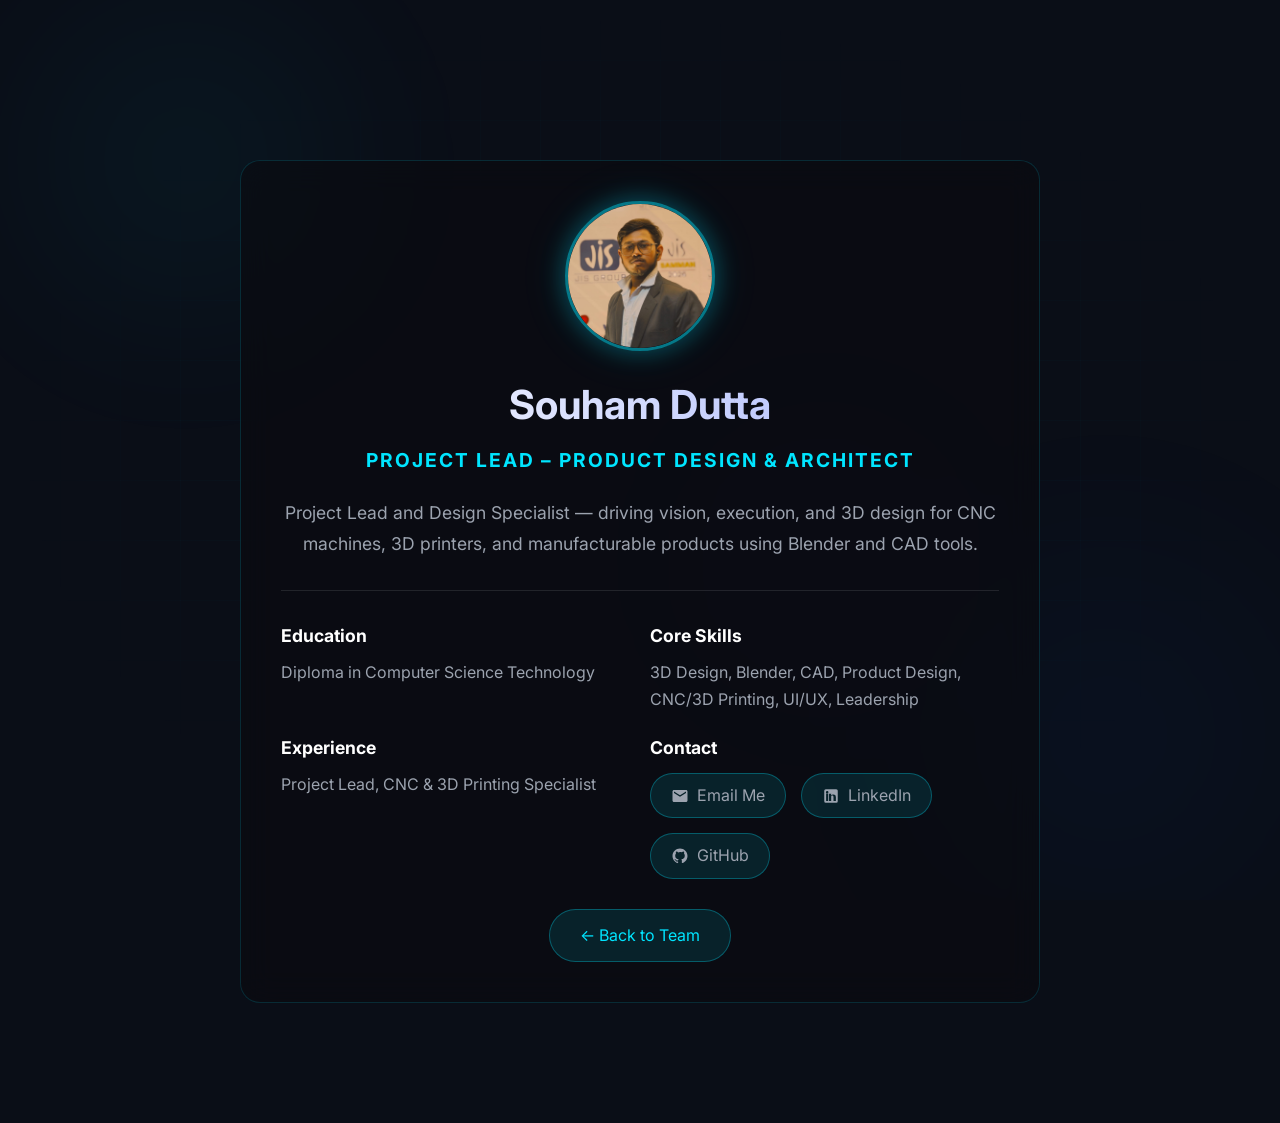
<file: souham.html>
<!DOCTYPE html>
<html lang="en">

<head>
    <meta charset="UTF-8">
    <meta name="viewport" content="width=device-width, initial-scale=1.0">
    <title>Souham Dutta - Profile</title>
    <link rel="stylesheet" href="style.css">
    <style>
        .profile-wrapper {
            max-width: 800px;
            margin: 100px auto 40px auto;
            padding: 40px;
            background: rgba(10, 10, 15, 0.6);
            border: 1px solid rgba(0, 229, 255, 0.15);
            border-radius: 20px;
            backdrop-filter: blur(16px);
            text-align: center;
        }

        .profile-avatar {
            width: 150px;
            height: 150px;
            border-radius: 50%;
            margin: 0 auto 20px auto;
            border: 3px solid rgba(0, 229, 255, 0.5);
            box-shadow: 0 0 25px rgba(0, 229, 255, 0.3), 0 0 50px rgba(0, 229, 255, 0.1);
            overflow: hidden;
        }

        .profile-avatar img {
            width: 100%;
            height: 100%;
            object-fit: cover;
            display: block;
        }

        .profile-name {
            font-size: 2.5rem;
            margin-bottom: 5px;
            background: linear-gradient(to right, #fff, #a5b4fc);
            -webkit-background-clip: text;
            background-clip: text;
            -webkit-text-fill-color: transparent;
        }

        .profile-role {
            font-size: 1.2rem;
            color: #00e5ff;
            margin-bottom: 20px;
            text-transform: uppercase;
            letter-spacing: 2px;
        }

        .profile-bio {
            color: #9ca3af;
            font-size: 1.1rem;
            line-height: 1.8;
            margin-bottom: 30px;
        }

        .profile-details {
            display: grid;
            grid-template-columns: 1fr 1fr;
            gap: 20px;
            text-align: left;
            margin-top: 30px;
            border-top: 1px solid rgba(255, 255, 255, 0.1);
            padding-top: 30px;
        }

        .detail-item h4 {
            color: #fff;
            font-size: 1.1rem;
            margin-bottom: 8px;
        }

        .detail-item p {
            color: #9ca3af;
        }

        .detail-item a {
            color: #9ca3af;
            text-decoration: none;
            transition: color 0.3s ease;
        }

        .detail-item a:hover {
            color: #00e5ff;
            text-decoration: underline;
        }

        .back-btn {
            display: inline-block;
            margin-top: 30px;
            padding: 12px 30px;
            background: rgba(0, 229, 255, 0.1);
            border: 1px solid rgba(0, 229, 255, 0.3);
            color: #00e5ff;
            text-decoration: none;
            border-radius: 30px;
            transition: all 0.3s ease;
        }

        .back-btn:hover {
            background: rgba(0, 229, 255, 0.2);
            box-shadow: 0 0 15px rgba(0, 229, 255, 0.4);
            color: #fff;
        }

        @media (max-width: 600px) {
            .profile-details {
                grid-template-columns: 1fr;
            }
        }
        /* Image Modal Styles */
        .image-modal {
            display: none;
            position: fixed;
            z-index: 1000;
            padding-top: 50px;
            left: 0;
            top: 0;
            width: 100%;
            height: 100%;
            background-color: rgba(10, 14, 23, 0.9);
            backdrop-filter: blur(10px);
            opacity: 0;
            transition: opacity 0.3s ease;
        }

        .image-modal.show {
            display: flex;
            justify-content: center;
            align-items: center;
            padding-top: 0;
            opacity: 1;
        }

        .modal-content {
            margin: auto;
            display: block;
            width: 90%;
            max-width: 400px;
            border-radius: 50%;
            border: 4px solid #00e5ff;
            box-shadow: 0 0 50px rgba(0, 229, 255, 0.4);
            transform: scale(0.8);
            transition: transform 0.3s cubic-bezier(0.175, 0.885, 0.32, 1.275);
            object-fit: cover;
            aspect-ratio: 1/1;
        }

        .image-modal.show .modal-content {
            transform: scale(1);
        }

        .close-modal {
            position: absolute;
            top: 30px;
            right: 40px;
            color: #8b99ad;
            font-size: 50px;
            font-weight: 300;
            transition: color 0.3s ease;
            cursor: pointer;
            z-index: 1001;
        }

        .close-modal:hover {
            color: #00e5ff;
        }

        .profile-avatar img {
            cursor: zoom-in;
        }
    </style>
</head>

<body>
    <div class="bg-canvas" aria-hidden="true">
        <div class="bg-orb bg-orb--cyan"></div>
        <div class="bg-orb bg-orb--blue"></div>
        <div class="bg-orb bg-orb--purple"></div>
    </div>
    <div class="bg-grid" aria-hidden="true"></div>

    <main class="page-wrapper">
        <div class="profile-wrapper">
            <div class="profile-avatar"><img src="images/souham.jpeg" alt="Souham Dutta"></div>
            <h1 class="profile-name">Souham Dutta</h1>
            <h2 class="profile-role">Project Lead – Product Design & Architect</h2>
            <div class="profile-bio">
                Project Lead and Design Specialist — driving vision, execution, and 3D design
                for CNC machines, 3D printers, and manufacturable products using Blender and CAD tools.
            </div>

            <div class="profile-details">
                <div class="detail-item">
                    <h4>Education</h4>
                    <p>Diploma in Computer Science Technology</p>
                </div>
                <div class="detail-item">
                    <h4>Core Skills</h4>
                    <p>3D Design, Blender, CAD, Product Design, CNC/3D Printing, UI/UX, Leadership</p>
                </div>
                <div class="detail-item">
                    <h4>Experience</h4>
                    <p>Project Lead, CNC & 3D Printing Specialist</p>
                </div>
                <div class="detail-item" style="position: relative; z-index: 10;">
                    <h4>Contact</h4>
                    <div style="display: flex; gap: 15px; margin-top: 10px; flex-wrap: wrap;">
                        <a href="https://mail.google.com/mail/?view=cm&fs=1&to=souhamdutta408@gmail.com&su=Regarding%20Project%20Collaboration%20-%20Souham%20Dutta&body=Hello%20Souham%2C%20I%20want%20to%20connect%20with%20you." target="_blank" class="back-btn" style="margin-top: 0; padding: 8px 20px; display: inline-flex; align-items: center; gap: 8px;">
                            <svg viewBox="0 0 24 24" width="18" height="18" style="fill: currentColor;"><path d="M20 4H4c-1.1 0-1.99.9-1.99 2L2 18c0 1.1.9 2 2 2h16c1.1 0 2-.9 2-2V6c0-1.1-.9-2-2-2zm0 4l-8 5-8-5V6l8 5 8-5v2z"/></svg>
                            Email Me
                        </a>
                        <a href="https://www.linkedin.com/in/souham-dutta-185b51318/" target="_blank" class="back-btn" style="margin-top: 0; padding: 8px 20px; display: inline-flex; align-items: center; gap: 8px;">
                            <svg viewBox="0 0 24 24" width="18" height="18" style="fill: currentColor;"><path d="M19 3a2 2 0 0 1 2 2v14a2 2 0 0 1-2 2H5a2 2 0 0 1-2-2V5a2 2 0 0 1 2-2h14m-.5 15.5v-5.3a3.26 3.26 0 0 0-3.26-3.26c-1.85 0-2.58 1-3 1.6V9H9.37v9.5h2.88v-5.3c0-.28 0-.57.09-.77a1.6 1.6 0 0 1 1.5-1.07c1.06 0 1.48.81 1.48 2v5.14H18.5zM6.88 8.56a1.68 1.68 0 0 0 1.68-1.68c0-.93-.75-1.69-1.68-1.69a1.69 1.69 0 0 0-1.69 1.69c0 .93.76 1.68 1.69 1.68m1.39 9.94v-9.5H5.5v9.5h2.77z"/></svg>
                            LinkedIn
                        </a>
                        <a href="https://github.com/SOUHAM23" target="_blank" class="back-btn" style="margin-top: 0; padding: 8px 20px; display: inline-flex; align-items: center; gap: 8px;">
                            <svg viewBox="0 0 24 24" width="18" height="18" style="fill: currentColor;"><path d="M12 2C6.477 2 2 6.477 2 12c0 4.42 2.865 8.166 6.839 9.489.5.092.682-.217.682-.482 0-.237-.008-.866-.013-1.7-2.782.603-3.369-1.34-3.369-1.34-.454-1.156-1.11-1.462-1.11-1.462-.908-.62.069-.608.069-.608 1.003.07 1.531 1.03 1.531 1.03.892 1.529 2.341 1.087 2.91.831.092-.646.35-1.086.636-1.336-2.22-.253-4.555-1.11-4.555-4.943 0-1.091.39-1.984 1.029-2.683-.103-.253-.446-1.27.098-2.647 0 0 .84-.269 2.75 1.022A9.606 9.606 0 0 1 12 6.82c.85.004 1.705.114 2.504.336 1.909-1.29 2.747-1.022 2.747-1.022.546 1.379.202 2.394.1 2.647.64.699 1.028 1.592 1.028 2.683 0 3.842-2.339 4.687-4.566 4.935.359.309.678.919.678 1.852 0 1.336-.012 2.415-.012 2.743 0 .267.18.578.688.48C19.138 20.161 22 16.418 22 12c0-5.523-4.477-10-10-10z"/></svg>
                            GitHub
                        </a>
                    </div>
                </div>
            </div>

            <a href="index.html" class="back-btn">← Back to Team</a>
        </div>
    </main>
    <!-- Image Modal -->
    <div id="imageModal" class="image-modal">
        <span class="close-modal">&times;</span>
        <img class="modal-content" id="enlargedImg">
    </div>

    <script>
        // Profile Photo Enlarge Logic
        const modal = document.getElementById("imageModal");
        const modalImg = document.getElementById("enlargedImg");
        const closeBtn = document.querySelector(".close-modal");
        
        document.querySelectorAll('.profile-avatar img').forEach(img => {
            img.addEventListener('click', function() {
                modal.style.display = "flex";
                // setTimeout for the transition to take effect
                setTimeout(() => {
                    modal.classList.add('show');
                }, 10);
                modalImg.src = this.src;
            });
        });

        const closeModal = () => {
            modal.classList.remove('show');
            setTimeout(() => {
                modal.style.display = "none";
            }, 300); // match transition duration
        };

        closeBtn.addEventListener('click', closeModal);
        modal.addEventListener('click', function(e) {
            if (e.target !== modalImg) {
                closeModal();
            }
        });
    </script>
</body>

</html>
</file>
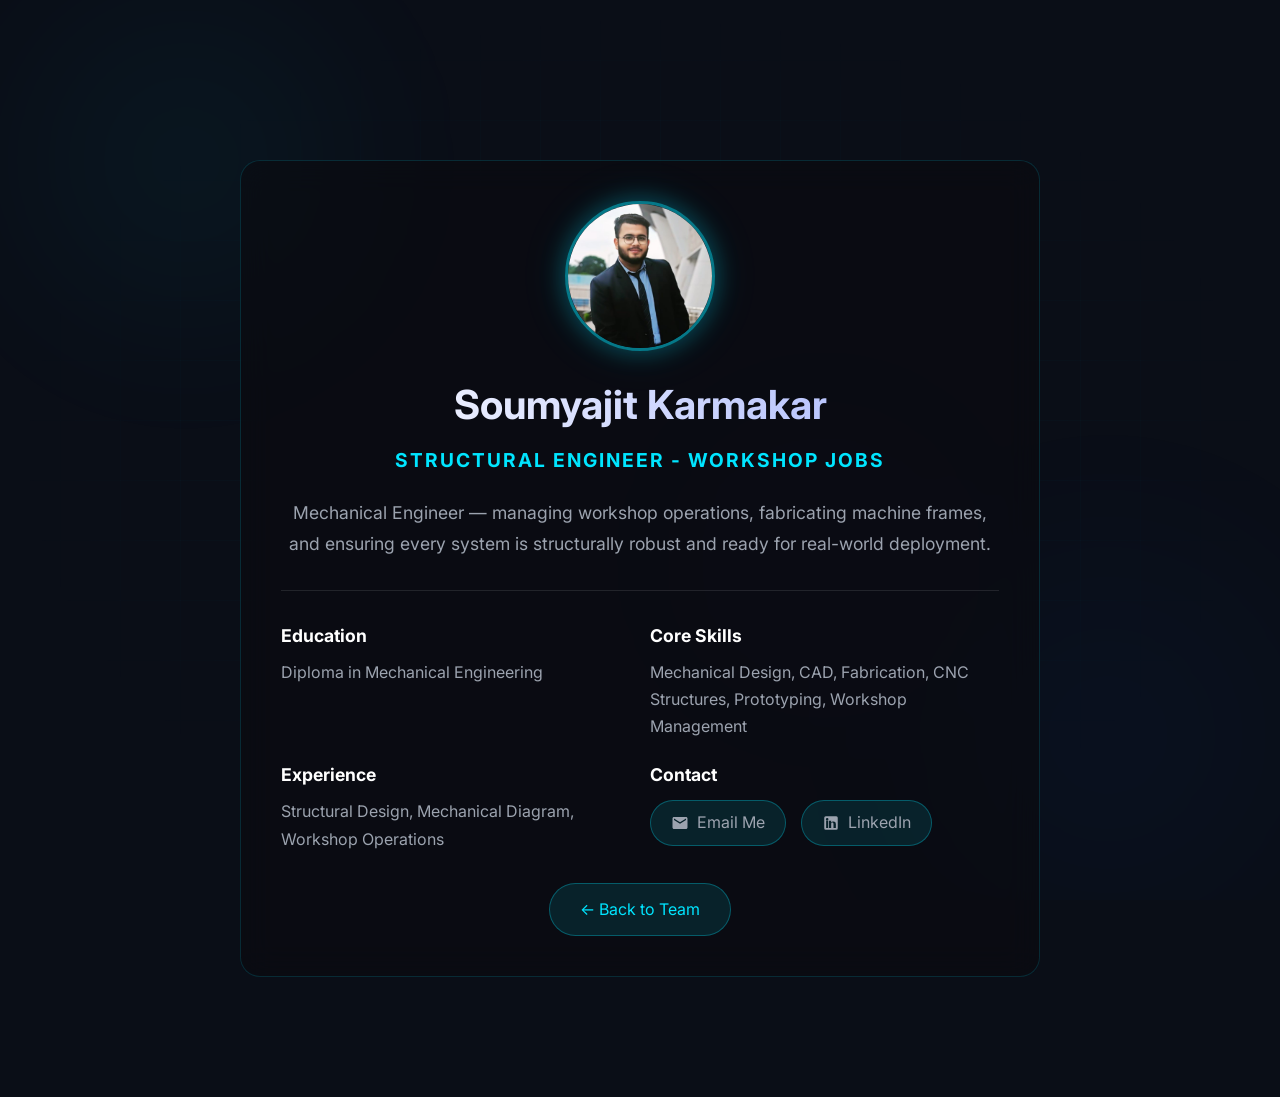
<file: soumojit.html>
<!DOCTYPE html>
<html lang="en">

<head>
    <meta charset="UTF-8">
    <meta name="viewport" content="width=device-width, initial-scale=1.0">
    <title>Soumojit Karmakar - Profile</title>
    <link rel="stylesheet" href="style.css">
    <style>
        .profile-wrapper {
            max-width: 800px;
            margin: 100px auto 40px auto;
            padding: 40px;
            background: rgba(10, 10, 15, 0.6);
            border: 1px solid rgba(0, 229, 255, 0.15);
            border-radius: 20px;
            backdrop-filter: blur(16px);
            text-align: center;
        }

        .profile-avatar {
            width: 150px;
            height: 150px;
            border-radius: 50%;
            margin: 0 auto 20px auto;
            border: 3px solid rgba(0, 229, 255, 0.5);
            box-shadow: 0 0 25px rgba(0, 229, 255, 0.3), 0 0 50px rgba(0, 229, 255, 0.1);
            overflow: hidden;
        }

        .profile-avatar img {
            width: 100%;
            height: 100%;
            object-fit: cover;
            display: block;
        }

        .profile-name {
            font-size: 2.5rem;
            margin-bottom: 5px;
            background: linear-gradient(to right, #fff, #a5b4fc);
            -webkit-background-clip: text;
            background-clip: text;
            -webkit-text-fill-color: transparent;
        }

        .profile-role {
            font-size: 1.2rem;
            color: #00e5ff;
            margin-bottom: 20px;
            text-transform: uppercase;
            letter-spacing: 2px;
        }

        .profile-bio {
            color: #9ca3af;
            font-size: 1.1rem;
            line-height: 1.8;
            margin-bottom: 30px;
        }

        .profile-details {
            display: grid;
            grid-template-columns: 1fr 1fr;
            gap: 20px;
            text-align: left;
            margin-top: 30px;
            border-top: 1px solid rgba(255, 255, 255, 0.1);
            padding-top: 30px;
        }

        .detail-item h4 {
            color: #fff;
            font-size: 1.1rem;
            margin-bottom: 8px;
        }

        .detail-item p {
            color: #9ca3af;
        }

        .detail-item a {
            color: #9ca3af;
            text-decoration: none;
            transition: color 0.3s ease;
        }

        .detail-item a:hover {
            color: #00e5ff;
            text-decoration: underline;
        }

        .back-btn {
            display: inline-block;
            margin-top: 30px;
            padding: 12px 30px;
            background: rgba(0, 229, 255, 0.1);
            border: 1px solid rgba(0, 229, 255, 0.3);
            color: #00e5ff;
            text-decoration: none;
            border-radius: 30px;
            transition: all 0.3s ease;
        }

        .back-btn:hover {
            background: rgba(0, 229, 255, 0.2);
            box-shadow: 0 0 15px rgba(0, 229, 255, 0.4);
            color: #fff;
        }

        @media (max-width: 600px) {
            .profile-details {
                grid-template-columns: 1fr;
            }
        }
        /* Image Modal Styles */
        .image-modal {
            display: none;
            position: fixed;
            z-index: 1000;
            padding-top: 50px;
            left: 0;
            top: 0;
            width: 100%;
            height: 100%;
            background-color: rgba(10, 14, 23, 0.9);
            backdrop-filter: blur(10px);
            opacity: 0;
            transition: opacity 0.3s ease;
        }

        .image-modal.show {
            display: flex;
            justify-content: center;
            align-items: center;
            padding-top: 0;
            opacity: 1;
        }

        .modal-content {
            margin: auto;
            display: block;
            width: 90%;
            max-width: 400px;
            border-radius: 50%;
            border: 4px solid #00e5ff;
            box-shadow: 0 0 50px rgba(0, 229, 255, 0.4);
            transform: scale(0.8);
            transition: transform 0.3s cubic-bezier(0.175, 0.885, 0.32, 1.275);
            object-fit: cover;
            aspect-ratio: 1/1;
        }

        .image-modal.show .modal-content {
            transform: scale(1);
        }

        .close-modal {
            position: absolute;
            top: 30px;
            right: 40px;
            color: #8b99ad;
            font-size: 50px;
            font-weight: 300;
            transition: color 0.3s ease;
            cursor: pointer;
            z-index: 1001;
        }

        .close-modal:hover {
            color: #00e5ff;
        }

        .profile-avatar img {
            cursor: zoom-in;
        }
    </style>
</head>

<body>
    <div class="bg-canvas" aria-hidden="true">
        <div class="bg-orb bg-orb--cyan"></div>
        <div class="bg-orb bg-orb--blue"></div>
        <div class="bg-orb bg-orb--purple"></div>
    </div>
    <div class="bg-grid" aria-hidden="true"></div>

    <main class="page-wrapper">
        <div class="profile-wrapper">
            <div class="profile-avatar"><img src="images/Soumojit.jpg" alt="Soumojit Karmakar"></div>
            <h1 class="profile-name">Soumyajit Karmakar</h1>
            <h2 class="profile-role">Structural Engineer - Workshop Jobs</h2>
            <div class="profile-bio">
                Mechanical Engineer — managing workshop operations, fabricating machine frames, and
                ensuring every system is structurally robust and ready for real-world deployment.
            </div>

            <div class="profile-details">
                <div class="detail-item">
                    <h4>Education</h4>
                    <p>Diploma in Mechanical Engineering</p>
                </div>
                <div class="detail-item">
                    <h4>Core Skills</h4>
                    <p>Mechanical Design, CAD, Fabrication, CNC Structures, Prototyping, Workshop Management</p>
                </div>
                <div class="detail-item">
                    <h4>Experience</h4>
                    <p>Structural Design, Mechanical Diagram, Workshop Operations</p>
                </div>
                <div class="detail-item" style="position: relative; z-index: 10;">
                    <h4>Contact</h4>
                    <div style="display: flex; gap: 15px; margin-top: 10px; flex-wrap: wrap;">
                        <a href="https://mail.google.com/mail/?view=cm&fs=1&to=karmakarsoumyajit29@gmail.com&su=Regarding%20Project%20Collaboration%20-%20Soumyajit%20Karmakar&body=Hello%20Soumyajit%2C%20I%20want%20to%20connect%20with%20you." target="_blank" class="back-btn" style="margin-top: 0; padding: 8px 20px; display: inline-flex; align-items: center; gap: 8px;">
                            <svg viewBox="0 0 24 24" width="18" height="18" style="fill: currentColor;"><path d="M20 4H4c-1.1 0-1.99.9-1.99 2L2 18c0 1.1.9 2 2 2h16c1.1 0 2-.9 2-2V6c0-1.1-.9-2-2-2zm0 4l-8 5-8-5V6l8 5 8-5v2z"/></svg>
                            Email Me
                        </a>
                        <a href="https://www.linkedin.com/in/soumyajit-karmakar-a1791126b/" target="_blank" class="back-btn" style="margin-top: 0; padding: 8px 20px; display: inline-flex; align-items: center; gap: 8px;">
                            <svg viewBox="0 0 24 24" width="18" height="18" style="fill: currentColor;"><path d="M19 3a2 2 0 0 1 2 2v14a2 2 0 0 1-2 2H5a2 2 0 0 1-2-2V5a2 2 0 0 1 2-2h14m-.5 15.5v-5.3a3.26 3.26 0 0 0-3.26-3.26c-1.85 0-2.58 1-3 1.6V9H9.37v9.5h2.88v-5.3c0-.28 0-.57.09-.77a1.6 1.6 0 0 1 1.5-1.07c1.06 0 1.48.81 1.48 2v5.14H18.5zM6.88 8.56a1.68 1.68 0 0 0 1.68-1.68c0-.93-.75-1.69-1.68-1.69a1.69 1.69 0 0 0-1.69 1.69c0 .93.76 1.68 1.69 1.68m1.39 9.94v-9.5H5.5v9.5h2.77z"/></svg>
                            LinkedIn
                        </a>
                    </div>
                </div>
            </div>

            <a href="index.html" class="back-btn">← Back to Team</a>
        </div>
    </main>
    <!-- Image Modal -->
    <div id="imageModal" class="image-modal">
        <span class="close-modal">&times;</span>
        <img class="modal-content" id="enlargedImg">
    </div>

    <script>
        // Profile Photo Enlarge Logic
        const modal = document.getElementById("imageModal");
        const modalImg = document.getElementById("enlargedImg");
        const closeBtn = document.querySelector(".close-modal");
        
        document.querySelectorAll('.profile-avatar img').forEach(img => {
            img.addEventListener('click', function() {
                modal.style.display = "flex";
                // setTimeout for the transition to take effect
                setTimeout(() => {
                    modal.classList.add('show');
                }, 10);
                modalImg.src = this.src;
            });
        });

        const closeModal = () => {
            modal.classList.remove('show');
            setTimeout(() => {
                modal.style.display = "none";
            }, 300); // match transition duration
        };

        closeBtn.addEventListener('click', closeModal);
        modal.addEventListener('click', function(e) {
            if (e.target !== modalImg) {
                closeModal();
            }
        });
    </script>
</body>

</html>
</file>
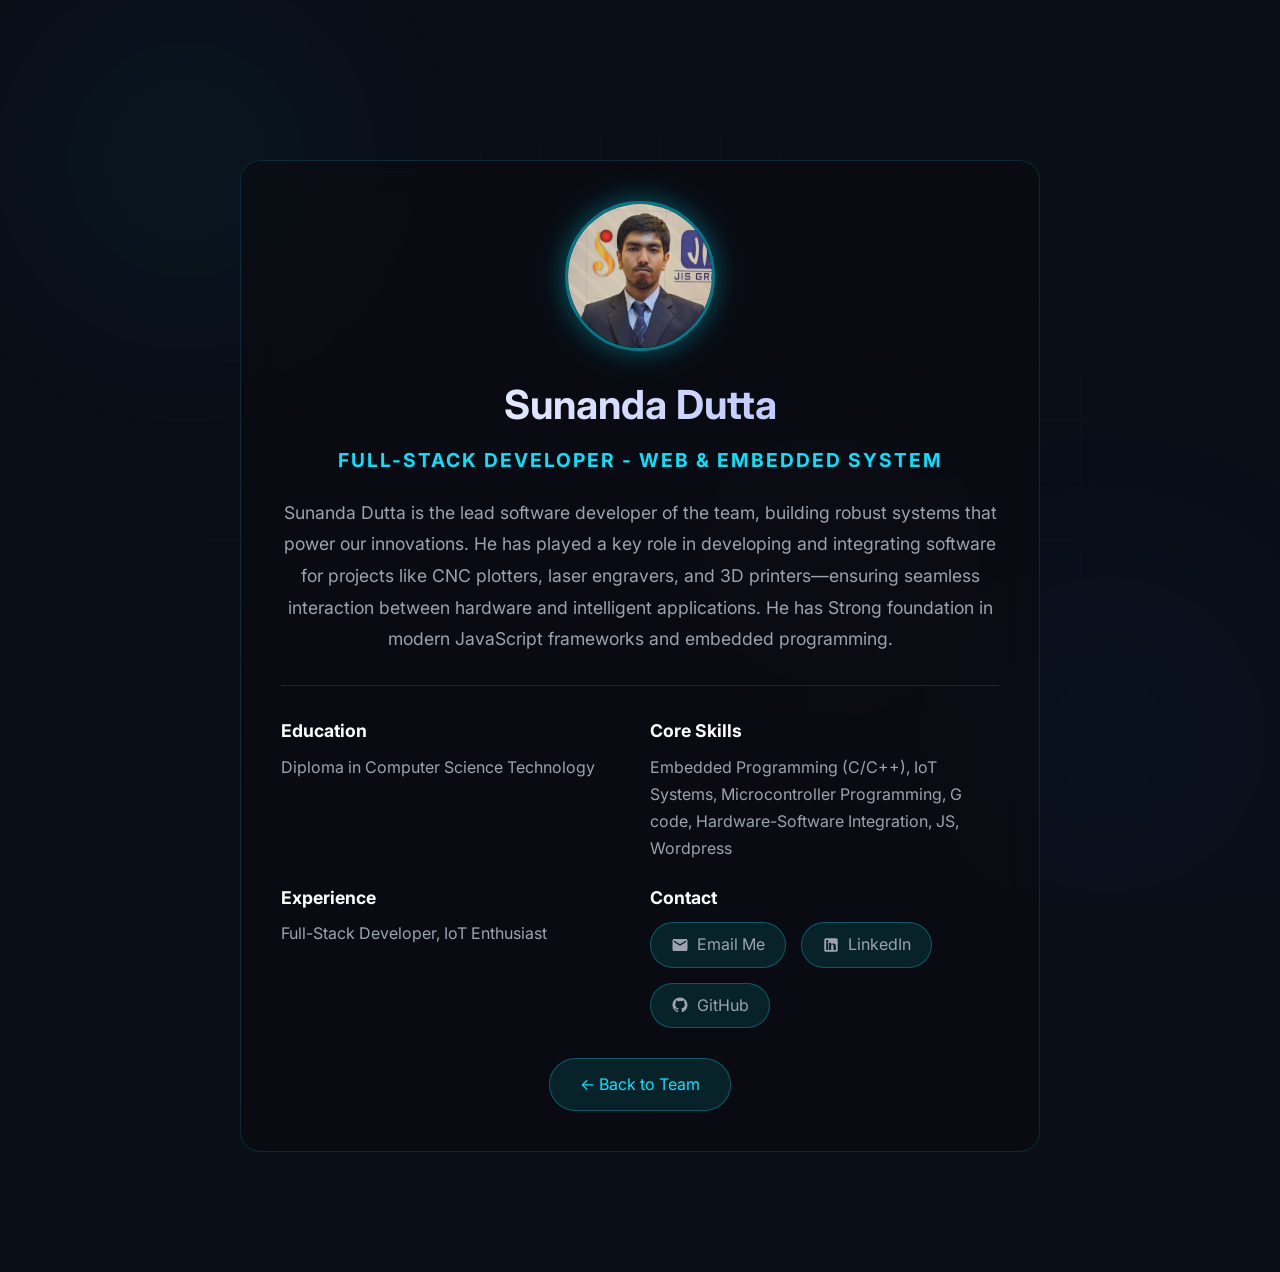
<file: sunanda.html>
<!DOCTYPE html>
<html lang="en">

<head>
    <meta charset="UTF-8">
    <meta name="viewport" content="width=device-width, initial-scale=1.0">
    <title>Sunanda Dutta - Profile</title>
    <link rel="stylesheet" href="style.css">
    <style>
        .profile-wrapper {
            max-width: 800px;
            margin: 100px auto 40px auto;
            padding: 40px;
            background: rgba(10, 10, 15, 0.6);
            border: 1px solid rgba(0, 229, 255, 0.15);
            border-radius: 20px;
            backdrop-filter: blur(16px);
            text-align: center;
        }

        .profile-avatar {
            width: 150px;
            height: 150px;
            border-radius: 50%;
            margin: 0 auto 20px auto;
            border: 3px solid rgba(0, 229, 255, 0.5);
            box-shadow: 0 0 25px rgba(0, 229, 255, 0.3), 0 0 50px rgba(0, 229, 255, 0.1);
            overflow: hidden;
        }

        .profile-avatar img {
            width: 100%;
            height: 100%;
            object-fit: cover;
            display: block;
        }

        .profile-name {
            font-size: 2.5rem;
            margin-bottom: 5px;
            background: linear-gradient(to right, #fff, #a5b4fc);
            -webkit-background-clip: text;
            background-clip: text;
            -webkit-text-fill-color: transparent;
        }

        .profile-role {
            font-size: 1.2rem;
            color: #00e5ff;
            margin-bottom: 20px;
            text-transform: uppercase;
            letter-spacing: 2px;
        }

        .profile-bio {
            color: #9ca3af;
            font-size: 1.1rem;
            line-height: 1.8;
            margin-bottom: 30px;
        }

        .profile-details {
            display: grid;
            grid-template-columns: 1fr 1fr;
            gap: 20px;
            text-align: left;
            margin-top: 30px;
            border-top: 1px solid rgba(255, 255, 255, 0.1);
            padding-top: 30px;
        }

        .detail-item h4 {
            color: #fff;
            font-size: 1.1rem;
            margin-bottom: 8px;
        }

        .detail-item p {
            color: #9ca3af;
        }

        .detail-item a {
            color: #9ca3af;
            text-decoration: none;
            transition: color 0.3s ease;
        }

        .detail-item a:hover {
            color: #00e5ff;
            text-decoration: underline;
        }

        .back-btn {
            display: inline-block;
            margin-top: 30px;
            padding: 12px 30px;
            background: rgba(0, 229, 255, 0.1);
            border: 1px solid rgba(0, 229, 255, 0.3);
            color: #00e5ff;
            text-decoration: none;
            border-radius: 30px;
            transition: all 0.3s ease;
        }

        .back-btn:hover {
            background: rgba(0, 229, 255, 0.2);
            box-shadow: 0 0 15px rgba(0, 229, 255, 0.4);
            color: #fff;
        }

        @media (max-width: 600px) {
            .profile-details {
                grid-template-columns: 1fr;
            }
        }
        /* Image Modal Styles */
        .image-modal {
            display: none;
            position: fixed;
            z-index: 1000;
            padding-top: 50px;
            left: 0;
            top: 0;
            width: 100%;
            height: 100%;
            background-color: rgba(10, 14, 23, 0.9);
            backdrop-filter: blur(10px);
            opacity: 0;
            transition: opacity 0.3s ease;
        }

        .image-modal.show {
            display: flex;
            justify-content: center;
            align-items: center;
            padding-top: 0;
            opacity: 1;
        }

        .modal-content {
            margin: auto;
            display: block;
            width: 90%;
            max-width: 400px;
            border-radius: 50%;
            border: 4px solid #00e5ff;
            box-shadow: 0 0 50px rgba(0, 229, 255, 0.4);
            transform: scale(0.8);
            transition: transform 0.3s cubic-bezier(0.175, 0.885, 0.32, 1.275);
            object-fit: cover;
            aspect-ratio: 1/1;
        }

        .image-modal.show .modal-content {
            transform: scale(1);
        }

        .close-modal {
            position: absolute;
            top: 30px;
            right: 40px;
            color: #8b99ad;
            font-size: 50px;
            font-weight: 300;
            transition: color 0.3s ease;
            cursor: pointer;
            z-index: 1001;
        }

        .close-modal:hover {
            color: #00e5ff;
        }

        .profile-avatar img {
            cursor: zoom-in;
        }
    </style>
</head>

<body>
    <div class="bg-canvas" aria-hidden="true">
        <div class="bg-orb bg-orb--cyan"></div>
        <div class="bg-orb bg-orb--blue"></div>
        <div class="bg-orb bg-orb--purple"></div>
    </div>
    <div class="bg-grid" aria-hidden="true"></div>

    <main class="page-wrapper">
        <div class="profile-wrapper">
            <div class="profile-avatar"><img src="images/Sunanda.jpg" alt="Sunanda Dutta"></div>
            <h1 class="profile-name">Sunanda Dutta</h1>
            <h2 class="profile-role">Full-Stack Developer - WEB & EMBEDDED SYSTEM</h2>
            <div class="profile-bio">
                Sunanda Dutta is the lead software developer of the team, building robust systems that power our
                innovations. He has played a key role in developing and integrating software for projects like CNC
                plotters, laser engravers, and 3D printers—ensuring seamless interaction between hardware and
                intelligent applications. He has Strong foundation in modern JavaScript frameworks and embedded
                programming.
            </div>

            <div class="profile-details">
                <div class="detail-item">
                    <h4>Education</h4>
                    <p>Diploma in Computer Science Technology</p>
                </div>
                <div class="detail-item">
                    <h4>Core Skills</h4>
                    <p>Embedded Programming (C/C++), IoT Systems, Microcontroller Programming, G code, Hardware-Software
                        Integration, JS, Wordpress </p>
                </div>
                <div class="detail-item">
                    <h4>Experience</h4>
                    <p>Full-Stack Developer, IoT Enthusiast</p>
                </div>
                <div class="detail-item" style="position: relative; z-index: 10;">
                    <h4>Contact</h4>
                    <div style="display: flex; gap: 15px; margin-top: 10px; flex-wrap: wrap;">
                        <a href="https://mail.google.com/mail/?view=cm&fs=1&to=duttasunanda730@gmail.com&su=Regarding%20Project%20Collaboration%20-%20Sunanda%20Dutta&body=Hello%20Sunanda%2C%20I%20want%20to%20connect%20with%20you." target="_blank" class="back-btn" style="margin-top: 0; padding: 8px 20px; display: inline-flex; align-items: center; gap: 8px;">
                            <svg viewBox="0 0 24 24" width="18" height="18" style="fill: currentColor;"><path d="M20 4H4c-1.1 0-1.99.9-1.99 2L2 18c0 1.1.9 2 2 2h16c1.1 0 2-.9 2-2V6c0-1.1-.9-2-2-2zm0 4l-8 5-8-5V6l8 5 8-5v2z"/></svg>
                            Email Me
                        </a>
                        <a href="https://www.linkedin.com/in/sunanda-dutta-a7b2b6322/" target="_blank" class="back-btn" style="margin-top: 0; padding: 8px 20px; display: inline-flex; align-items: center; gap: 8px;">
                            <svg viewBox="0 0 24 24" width="18" height="18" style="fill: currentColor;"><path d="M19 3a2 2 0 0 1 2 2v14a2 2 0 0 1-2 2H5a2 2 0 0 1-2-2V5a2 2 0 0 1 2-2h14m-.5 15.5v-5.3a3.26 3.26 0 0 0-3.26-3.26c-1.85 0-2.58 1-3 1.6V9H9.37v9.5h2.88v-5.3c0-.28 0-.57.09-.77a1.6 1.6 0 0 1 1.5-1.07c1.06 0 1.48.81 1.48 2v5.14H18.5zM6.88 8.56a1.68 1.68 0 0 0 1.68-1.68c0-.93-.75-1.69-1.68-1.69a1.69 1.69 0 0 0-1.69 1.69c0 .93.76 1.68 1.69 1.68m1.39 9.94v-9.5H5.5v9.5h2.77z"/></svg>
                            LinkedIn
                        </a>
                        <a href="https://github.com/sunandadutta730" target="_blank" class="back-btn" style="margin-top: 0; padding: 8px 20px; display: inline-flex; align-items: center; gap: 8px;">
                            <svg viewBox="0 0 24 24" width="18" height="18" style="fill: currentColor;"><path d="M12 2C6.477 2 2 6.477 2 12c0 4.42 2.865 8.166 6.839 9.489.5.092.682-.217.682-.482 0-.237-.008-.866-.013-1.7-2.782.603-3.369-1.34-3.369-1.34-.454-1.156-1.11-1.462-1.11-1.462-.908-.62.069-.608.069-.608 1.003.07 1.531 1.03 1.531 1.03.892 1.529 2.341 1.087 2.91.831.092-.646.35-1.086.636-1.336-2.22-.253-4.555-1.11-4.555-4.943 0-1.091.39-1.984 1.029-2.683-.103-.253-.446-1.27.098-2.647 0 0 .84-.269 2.75 1.022A9.606 9.606 0 0 1 12 6.82c.85.004 1.705.114 2.504.336 1.909-1.29 2.747-1.022 2.747-1.022.546 1.379.202 2.394.1 2.647.64.699 1.028 1.592 1.028 2.683 0 3.842-2.339 4.687-4.566 4.935.359.309.678.919.678 1.852 0 1.336-.012 2.415-.012 2.743 0 .267.18.578.688.48C19.138 20.161 22 16.418 22 12c0-5.523-4.477-10-10-10z"/></svg>
                            GitHub
                        </a>
                    </div>
                </div>
            </div>

            <a href="index.html" class="back-btn">← Back to Team</a>
        </div>
    </main>
    <!-- Image Modal -->
    <div id="imageModal" class="image-modal">
        <span class="close-modal">&times;</span>
        <img class="modal-content" id="enlargedImg">
    </div>

    <script>
        // Profile Photo Enlarge Logic
        const modal = document.getElementById("imageModal");
        const modalImg = document.getElementById("enlargedImg");
        const closeBtn = document.querySelector(".close-modal");
        
        document.querySelectorAll('.profile-avatar img').forEach(img => {
            img.addEventListener('click', function() {
                modal.style.display = "flex";
                // setTimeout for the transition to take effect
                setTimeout(() => {
                    modal.classList.add('show');
                }, 10);
                modalImg.src = this.src;
            });
        });

        const closeModal = () => {
            modal.classList.remove('show');
            setTimeout(() => {
                modal.style.display = "none";
            }, 300); // match transition duration
        };

        closeBtn.addEventListener('click', closeModal);
        modal.addEventListener('click', function(e) {
            if (e.target !== modalImg) {
                closeModal();
            }
        });
    </script>
</body>

</html>
</file>
<file: style.css>
/* ===== IMPORTS ===== */
@import url('https://fonts.googleapis.com/css2?family=Inter:wght@300;400;500;600;700;800;900&family=JetBrains+Mono:wght@400;500&display=swap');

/* ===== DESIGN TOKENS ===== */
:root {
  --bg-primary: #0a0e17;
  --bg-secondary: #0f1923;
  --bg-card: rgba(15, 25, 40, 0.85);
  --bg-card-hover: rgba(20, 35, 55, 0.9);
  --bg-glass: rgba(255, 255, 255, 0.03);
  --bg-glass-hover: rgba(255, 255, 255, 0.06);

  --accent-cyan: #00e5ff;
  --accent-blue: #0072ff;
  --accent-purple: #7c3aed;
  --accent-pink: #ec4899;
  --accent-teal: #14b8a6;

  --gradient-hero: linear-gradient(135deg, #0a0e17 0%, #0d1b2a 30%, #1b2838 60%, #0f1923 100%);
  --gradient-accent: linear-gradient(135deg, var(--accent-cyan), var(--accent-blue));
  --gradient-accent-warm: linear-gradient(135deg, var(--accent-purple), var(--accent-pink));
  --gradient-card: linear-gradient(145deg, rgba(0, 229, 255, 0.08) 0%, rgba(0, 114, 255, 0.04) 100%);
  --gradient-glow: radial-gradient(600px circle at var(--mouse-x, 50%) var(--mouse-y, 50%), rgba(0, 229, 255, 0.06), transparent 40%);

  --text-primary: #e8edf5;
  --text-secondary: #8b99ad;
  --text-muted: #5a6a80;
  --text-accent: var(--accent-cyan);

  --border-subtle: rgba(0, 229, 255, 0.08);
  --border-default: rgba(0, 229, 255, 0.15);
  --border-glow: rgba(0, 229, 255, 0.3);

  --shadow-sm: 0 2px 8px rgba(0, 0, 0, 0.3);
  --shadow-md: 0 8px 32px rgba(0, 0, 0, 0.4);
  --shadow-lg: 0 16px 64px rgba(0, 0, 0, 0.5);
  --shadow-glow: 0 0 30px rgba(0, 229, 255, 0.15);
  --shadow-glow-strong: 0 0 60px rgba(0, 229, 255, 0.25);

  --radius-sm: 8px;
  --radius-md: 14px;
  --radius-lg: 20px;
  --radius-xl: 28px;
  --radius-full: 9999px;

  --font-sans: 'Inter', -apple-system, BlinkMacSystemFont, 'Segoe UI', sans-serif;
  --font-mono: 'JetBrains Mono', ui-monospace, monospace;

  --transition-fast: 0.15s ease;
  --transition-base: 0.3s ease;
  --transition-slow: 0.5s ease;
  --transition-spring: 0.4s cubic-bezier(0.175, 0.885, 0.32, 1.275);
}

/* ===== RESET & BASE ===== */
*,
*::before,
*::after {
  box-sizing: border-box;
  margin: 0;
  padding: 0;
}

html {
  scroll-behavior: smooth;
  -webkit-font-smoothing: antialiased;
  -moz-osx-font-smoothing: grayscale;
}

body {
  font-family: var(--font-sans);
  background: var(--bg-primary);
  color: var(--text-primary);
  min-height: 100vh;
  overflow-x: hidden;
  line-height: 1.7;
}

a {
  text-decoration: none;
  color: inherit;
}

ul {
  list-style: none;
}

img {
  max-width: 100%;
  display: block;
}

/* ===== ANIMATED BACKGROUND ===== */
.bg-canvas {
  position: fixed;
  inset: 0;
  z-index: 0;
  overflow: hidden;
  pointer-events: none;
}

.bg-orb {
  position: absolute;
  border-radius: 50%;
  filter: blur(80px);
  opacity: 0.4;
  animation: orbFloat 20s ease-in-out infinite;
}

.bg-orb--cyan {
  width: 500px;
  height: 500px;
  background: radial-gradient(circle, rgba(0, 229, 255, 0.15), transparent 70%);
  top: -10%;
  left: -5%;
  animation-delay: 0s;
}

.bg-orb--blue {
  width: 600px;
  height: 600px;
  background: radial-gradient(circle, rgba(0, 114, 255, 0.12), transparent 70%);
  bottom: -15%;
  right: -10%;
  animation-delay: -7s;
}

.bg-orb--purple {
  width: 400px;
  height: 400px;
  background: radial-gradient(circle, rgba(124, 58, 237, 0.1), transparent 70%);
  top: 40%;
  right: 20%;
  animation-delay: -14s;
}

@keyframes orbFloat {

  0%,
  100% {
    transform: translate(0, 0) scale(1);
  }

  25% {
    transform: translate(30px, -50px) scale(1.1);
  }

  50% {
    transform: translate(-20px, 30px) scale(0.95);
  }

  75% {
    transform: translate(40px, 20px) scale(1.05);
  }
}

/* Particle grid */
.bg-grid {
  position: fixed;
  inset: 0;
  z-index: 0;
  background-image:
    linear-gradient(rgba(0, 229, 255, 0.03) 1px, transparent 1px),
    linear-gradient(90deg, rgba(0, 229, 255, 0.03) 1px, transparent 1px);
  background-size: 60px 60px;
  mask-image: radial-gradient(ellipse at center, black 30%, transparent 70%);
  -webkit-mask-image: radial-gradient(ellipse at center, black 30%, transparent 70%);
  pointer-events: none;
}

/* ===== MAIN CONTAINER ===== */
.page-wrapper {
  position: relative;
  z-index: 1;
  max-width: 1100px;
  margin: 0 auto;
  padding: 60px 24px 80px;
}

/* ===== HEADER / HERO ===== */
.hero {
  position: relative;
  padding: 80px 0 120px;
  overflow: visible;
}

.hero-container {
  display: flex;
  align-items: center;
  justify-content: space-between;
  gap: 40px;
  max-width: 1100px;
  margin: 0 auto;
  position: relative;
  z-index: 2;
}

.hero-content {
  flex: 1;
  text-align: left;
  animation: fadeInLeft 1s ease forwards;
}

.hero__badge-wrapper {
  display: flex;
  justify-content: flex-start;
  margin-bottom: 30px;
}

.hero__badge {
  display: inline-flex;
  align-items: center;
  gap: 12px;
  padding: 10px 24px;
  background: rgba(0, 229, 255, 0.05);
  border: 1px solid rgba(0, 229, 255, 0.2);
  border-radius: 30px;
  font-size: 0.85rem;
  font-weight: 600;
  color: var(--accent-cyan);
  letter-spacing: 2px;
  text-transform: uppercase;
  box-shadow: 0 0 20px rgba(0, 229, 255, 0.1);
  backdrop-filter: blur(10px);
}

.hero__badge-dot {
  width: 8px;
  height: 8px;
  border-radius: 50%;
  background: var(--accent-cyan);
  box-shadow: 0 0 10px var(--accent-cyan);
  animation: pulse 1.5s ease-in-out infinite;
}

@keyframes pulse {
  0%, 100% { opacity: 1; transform: scale(1); }
  50% { opacity: 0.5; transform: scale(0.8); }
}

.hero-title-main {
  font-size: clamp(3.5rem, 6vw, 5.5rem);
  font-weight: 900;
  line-height: 1.1;
  margin-bottom: 25px;
  letter-spacing: -0.02em;
  text-transform: uppercase;
  display: flex;
  flex-direction: column;
  gap: 5px;
}

.text-glow {
  color: #fff;
  text-shadow: 0 0 30px rgba(255, 255, 255, 0.2);
}

.hero-title-accent {
  background: linear-gradient(135deg, #00e5ff 0%, #0072ff 100%);
  -webkit-background-clip: text;
  background-clip: text;
  -webkit-text-fill-color: transparent;
  filter: drop-shadow(0 0 20px rgba(0, 229, 255, 0.3));
}

.hero-subtitle-typewriter {
  font-size: 1.2rem;
  color: var(--text-secondary);
  line-height: 1.8;
  max-width: 500px;
  margin-bottom: 40px;
  position: relative;
  border-left: 3px solid var(--accent-cyan);
  padding: 15px 15px 15px 25px;
  background: linear-gradient(90deg, rgba(0,229,255,0.05) 0%, transparent 100%);
  border-radius: 0 15px 15px 0;
}

.hero-action {
  display: flex;
  gap: 20px;
  align-items: center;
}

.explore-btn {
  display: inline-flex;
  align-items: center;
  gap: 12px;
  padding: 16px 36px;
  background: linear-gradient(135deg, rgba(0, 229, 255, 0.15), rgba(0, 114, 255, 0.15));
  border: 1px solid rgba(0, 229, 255, 0.3);
  border-radius: 40px;
  color: #fff;
  font-weight: 600;
  font-size: 1.1rem;
  text-decoration: none;
  transition: all 0.3s ease;
  box-shadow: 0 0 30px rgba(0, 229, 255, 0.1);
}

.explore-btn:hover {
  background: linear-gradient(135deg, rgba(0, 229, 255, 0.3), rgba(0, 114, 255, 0.3));
  box-shadow: 0 0 40px rgba(0, 229, 255, 0.25);
  transform: translateY(-3px);
}

.explore-btn svg {
  transition: transform 0.3s ease;
}

.explore-btn:hover svg {
  transform: translateY(4px);
}

.hero-visual {
  flex: 1;
  display: flex;
  justify-content: center;
  align-items: center;
  position: relative;
  animation: fadeInRight 1s ease forwards;
}

.hologram-circle {
  width: 400px;
  height: 400px;
  position: relative;
  display: flex;
  justify-content: center;
  align-items: center;
  perspective: 1200px;
}

.hologram-ring {
  position: absolute;
  border-radius: 50%;
  border: 1px solid transparent;
  transform-style: preserve-3d;
}

.hologram-ring.outer {
  width: 100%;
  height: 100%;
  border-top-color: rgba(0, 229, 255, 0.6);
  border-bottom-color: rgba(124, 58, 237, 0.6);
  animation: spinHolo 20s linear infinite;
  box-shadow: inset 0 0 40px rgba(0, 229, 255, 0.1);
}

.hologram-ring.middle {
  width: 75%;
  height: 75%;
  border-left-color: rgba(0, 114, 255, 0.6);
  border-right-color: rgba(0, 229, 255, 0.6);
  animation: spinHoloReverse 15s linear infinite;
  border-style: dashed;
}

.hologram-ring.inner {
  width: 50%;
  height: 50%;
  border-top-color: rgba(124, 58, 237, 0.6);
  border-bottom-color: rgba(0, 229, 255, 0.6);
  animation: spinHolo 10s linear infinite;
}

.hologram-core {
  width: 45%;
  height: 45%;
  position: relative;
  z-index: 5;
  animation: pulseCore 4s ease-in-out infinite;
}

.hologram-core svg {
  width: 100%;
  height: 100%;
  filter: drop-shadow(0 0 20px rgba(0, 229, 255, 0.8));
}

@keyframes spinHolo {
  0% { transform: rotateX(65deg) rotateY(15deg) rotateZ(0deg); }
  100% { transform: rotateX(65deg) rotateY(15deg) rotateZ(360deg); }
}

@keyframes spinHoloReverse {
  0% { transform: rotateX(65deg) rotateY(-15deg) rotateZ(360deg); }
  100% { transform: rotateX(65deg) rotateY(-15deg) rotateZ(0deg); }
}

@keyframes pulseCore {
  0%, 100% { transform: scale(1); filter: brightness(1); }
  50% { transform: scale(1.1); filter: brightness(1.3); }
}

@media (max-width: 900px) {
  .hero-container {
    flex-direction: column;
    text-align: center;
    gap: 60px;
  }
  .hero-content {
    display: flex;
    flex-direction: column;
    align-items: center;
    text-align: center;
  }
  .hero__badge-wrapper {
    justify-content: center;
  }
  .hero-subtitle-typewriter {
    border-left: none;
    border-top: 3px solid var(--accent-cyan);
    border-radius: 0 0 20px 20px;
    background: linear-gradient(180deg, rgba(0,229,255,0.05) 0%, transparent 100%);
  }
  .hologram-circle {
    width: 300px;
    height: 300px;
  }
}

/* ===== SECTION LAYOUT ===== */
.section {
  margin-top: 70px;
  animation: fadeInUp 0.8s ease forwards;
}

.section__header {
  display: flex;
  align-items: center;
  gap: 14px;
  margin-bottom: 28px;
}

.section__icon {
  width: 44px;
  height: 44px;
  border-radius: var(--radius-md);
  background: var(--gradient-card);
  border: 1px solid var(--border-subtle);
  display: flex;
  align-items: center;
  justify-content: center;
  color: var(--accent-cyan);
  font-size: 1.2rem;
  flex-shrink: 0;
}

.section__title {
  font-size: 1.5rem;
  font-weight: 700;
  letter-spacing: -0.02em;
  color: var(--text-primary);
}

/* ===== ABOUT CARD (Glassmorphism) ===== */
.about-card {
  background: var(--bg-card);
  border: 1px solid var(--border-subtle);
  border-radius: var(--radius-lg);
  padding: 40px;
  backdrop-filter: blur(20px);
  position: relative;
  overflow: hidden;
  transition: border-color var(--transition-base), box-shadow var(--transition-base);
}

.about-card:hover {
  border-color: var(--border-default);
  box-shadow: var(--shadow-glow);
}

.about-card::before {
  content: '';
  position: absolute;
  top: 0;
  left: 0;
  right: 0;
  height: 1px;
  background: linear-gradient(90deg, transparent, var(--accent-cyan), transparent);
  opacity: 0.5;
}

.about-card__text {
  font-size: 1.05rem;
  color: var(--text-secondary);
  line-height: 1.85;
  max-width: 800px;
}

/* ===== MISSION ITEMS ===== */
.mission-grid {
  display: grid;
  grid-template-columns: repeat(auto-fit, minmax(280px, 1fr));
  gap: 20px;
}

.mission-item {
  background: var(--bg-card);
  border: 1px solid var(--border-subtle);
  border-radius: var(--radius-md);
  padding: 28px;
  position: relative;
  overflow: hidden;
  transition: all var(--transition-base);
  cursor: default;
}

.mission-item:hover {
  border-color: var(--border-default);
  transform: translateY(-4px);
  box-shadow: var(--shadow-glow);
}

.mission-item::after {
  content: '';
  position: absolute;
  bottom: 0;
  left: 0;
  right: 0;
  height: 2px;
  background: var(--gradient-accent);
  transform: scaleX(0);
  transition: transform var(--transition-base);
}

.mission-item:hover::after {
  transform: scaleX(1);
}

.mission-item__icon {
  width: 40px;
  height: 40px;
  border-radius: var(--radius-sm);
  background: rgba(0, 229, 255, 0.1);
  display: flex;
  align-items: center;
  justify-content: center;
  margin-bottom: 16px;
  font-size: 1.1rem;
  color: var(--accent-cyan);
  transition: all var(--transition-base);
}

.mission-item:hover .mission-item__icon {
  background: rgba(0, 229, 255, 0.18);
  box-shadow: 0 0 20px rgba(0, 229, 255, 0.15);
}

.mission-item__title {
  font-size: 1rem;
  font-weight: 600;
  margin-bottom: 8px;
  color: var(--text-primary);
}

.mission-item__desc {
  font-size: 0.9rem;
  color: var(--text-secondary);
  line-height: 1.65;
}

/* ===== TEAM SECTION ===== */
.team-grid {
  display: grid;
  gap: 20px;
}

.team-grid--front {
  grid-template-columns: repeat(4, 1fr);
}

.team-grid--back {
  grid-template-columns: repeat(2, 1fr);
  max-width: 520px;
  margin: 20px auto 0;
}

.team-card {
  background: var(--bg-card);
  border: 1px solid var(--border-subtle);
  border-radius: var(--radius-lg);
  padding: 32px 24px;
  text-align: center;
  position: relative;
  overflow: hidden;
  transition: all var(--transition-base);
  cursor: default;
}

.team-card:hover {
  border-color: var(--border-glow);
  transform: translateY(-6px);
  box-shadow: var(--shadow-glow-strong);
}

.team-card__avatar {
  width: 80px;
  height: 80px;
  border-radius: 50%;
  margin: 0 auto 20px;
  position: relative;
}

.team-card__avatar-ring {
  position: absolute;
  inset: -4px;
  border-radius: 50%;
  border: 2px solid var(--border-default);
  transition: border-color var(--transition-base);
}

.team-card:hover .team-card__avatar-ring {
  border-color: var(--accent-cyan);
  box-shadow: 0 0 20px rgba(0, 229, 255, 0.2);
}

.team-card__avatar-inner {
  width: 100%;
  height: 100%;
  border-radius: 50%;
  display: flex;
  align-items: center;
  justify-content: center;
  font-size: 1.8rem;
  font-weight: 700;
  color: var(--accent-cyan);
  position: relative;
  overflow: hidden;
}

.team-card__avatar-inner img {
  width: 100%;
  height: 100%;
  object-fit: cover;
  border-radius: 50%;
  position: relative;
  z-index: 1;
}

.team-card__avatar-bg {
  position: absolute;
  inset: 0;
  border-radius: 50%;
  opacity: 0.15;
}

/* Front row avatar backgrounds */
.team-grid--front .team-card:nth-child(1) .team-card__avatar-bg {
  background: var(--gradient-accent);
}

.team-grid--front .team-card:nth-child(2) .team-card__avatar-bg {
  background: linear-gradient(135deg, var(--accent-blue), var(--accent-purple));
}

.team-grid--front .team-card:nth-child(3) .team-card__avatar-bg {
  background: linear-gradient(135deg, var(--accent-pink), var(--accent-purple));
}

.team-grid--front .team-card:nth-child(4) .team-card__avatar-bg {
  background: linear-gradient(135deg, var(--accent-cyan), var(--accent-teal));
}

/* Back row avatar backgrounds */
.team-grid--back .team-card:nth-child(1) .team-card__avatar-bg {
  background: linear-gradient(135deg, var(--accent-teal), var(--accent-cyan));
}

.team-grid--back .team-card:nth-child(2) .team-card__avatar-bg {
  background: linear-gradient(135deg, var(--accent-blue), var(--accent-cyan));
}

/* Front row avatar text colors */
.team-grid--front .team-card:nth-child(1) .team-card__avatar-inner {
  color: var(--accent-cyan);
}

.team-grid--front .team-card:nth-child(2) .team-card__avatar-inner {
  color: var(--accent-purple);
}

.team-grid--front .team-card:nth-child(3) .team-card__avatar-inner {
  color: var(--accent-pink);
}

.team-grid--front .team-card:nth-child(4) .team-card__avatar-inner {
  color: var(--accent-cyan);
}

/* Back row avatar text colors */
.team-grid--back .team-card:nth-child(1) .team-card__avatar-inner {
  color: var(--accent-teal);
}

.team-grid--back .team-card:nth-child(2) .team-card__avatar-inner {
  color: var(--accent-cyan);
}

.team-card__name {
  font-size: 1.05rem;
  font-weight: 650;
  margin-bottom: 6px;
  color: var(--text-primary);
}

.team-card__role {
  font-size: 0.82rem;
  font-weight: 500;
  color: var(--text-muted);
  letter-spacing: 0.03em;
  text-transform: uppercase;
}

.team-card__role-tag {
  display: inline-block;
  margin-top: 10px;
  padding: 4px 14px;
  background: rgba(0, 229, 255, 0.08);
  border: 1px solid var(--border-subtle);
  border-radius: var(--radius-full);
  font-size: 0.72rem;
  font-weight: 500;
  color: var(--accent-cyan);
  letter-spacing: 0.04em;
  text-transform: uppercase;
}

/* Front row role-tag colors */
.team-grid--front .team-card:nth-child(2) .team-card__role-tag {
  background: rgba(124, 58, 237, 0.08);
  border-color: rgba(124, 58, 237, 0.15);
  color: var(--accent-purple);
}

.team-grid--front .team-card:nth-child(3) .team-card__role-tag {
  background: rgba(236, 72, 153, 0.08);
  border-color: rgba(236, 72, 153, 0.15);
  color: var(--accent-pink);
}

.team-grid--front .team-card:nth-child(4) .team-card__role-tag {
  background: rgba(20, 184, 166, 0.08);
  border-color: rgba(20, 184, 166, 0.15);
  color: var(--accent-teal);
}

/* Back row role-tag colors */
.team-grid--back .team-card:nth-child(1) .team-card__role-tag {
  background: rgba(20, 184, 166, 0.08);
  border-color: rgba(20, 184, 166, 0.15);
  color: var(--accent-teal);
}

.team-grid--back .team-card:nth-child(2) .team-card__role-tag {
  background: rgba(0, 114, 255, 0.08);
  border-color: rgba(0, 114, 255, 0.15);
  color: var(--accent-blue);
}

/* ===== STATS BAR ===== */
.stats-bar {
  display: grid;
  grid-template-columns: repeat(auto-fit, minmax(150px, 1fr));
  gap: 20px;
  margin-top: 70px;
}

.stat {
  text-align: center;
  padding: 28px 16px;
  background: var(--bg-card);
  border: 1px solid var(--border-subtle);
  border-radius: var(--radius-md);
  transition: all var(--transition-base);
}

.stat:hover {
  border-color: var(--border-default);
  transform: translateY(-2px);
}

.stat__value {
  font-size: 2rem;
  font-weight: 800;
  background: var(--gradient-accent);
  -webkit-background-clip: text;
  -webkit-text-fill-color: transparent;
  background-clip: text;
  line-height: 1.2;
  margin-bottom: 6px;
}

.stat__label {
  font-size: 0.82rem;
  color: var(--text-muted);
  font-weight: 500;
  text-transform: uppercase;
  letter-spacing: 0.06em;
}

/* ===== CTA SECTION ===== */
.cta {
  margin-top: 80px;
  text-align: center;
  padding: 50px 30px;
  background: var(--bg-card);
  border: 1px solid var(--border-subtle);
  border-radius: var(--radius-xl);
  position: relative;
  overflow: hidden;
}

.cta::before {
  content: '';
  position: absolute;
  inset: 0;
  background: var(--gradient-card);
  pointer-events: none;
}

.cta__title {
  font-size: 1.6rem;
  font-weight: 700;
  margin-bottom: 12px;
  position: relative;
}

.cta__desc {
  font-size: 1rem;
  color: var(--text-secondary);
  margin-bottom: 30px;
  position: relative;
}

.cta__btn {
  display: inline-flex;
  align-items: center;
  gap: 10px;
  padding: 16px 36px;
  background: var(--gradient-accent);
  color: var(--bg-primary);
  border: none;
  border-radius: var(--radius-full);
  font-family: var(--font-sans);
  font-size: 1rem;
  font-weight: 600;
  cursor: pointer;
  position: relative;
  overflow: hidden;
  transition: all var(--transition-base);
  box-shadow: 0 4px 20px rgba(0, 229, 255, 0.3);
  text-decoration: none;
}

.cta__btn:hover {
  transform: translateY(-2px);
  box-shadow: 0 8px 30px rgba(0, 229, 255, 0.45);
}

.cta__btn::after {
  content: '';
  position: absolute;
  inset: 0;
  background: linear-gradient(135deg, rgba(255, 255, 255, 0.2), transparent);
  opacity: 0;
  transition: opacity var(--transition-base);
}

.cta__btn:hover::after {
  opacity: 1;
}

.cta__btn-arrow {
  transition: transform var(--transition-base);
}

.cta__btn:hover .cta__btn-arrow {
  transform: translateX(4px);
}

/* ===== FOOTER ===== */
.footer {
  margin-top: 80px;
  padding: 30px 0;
  border-top: 1px solid var(--border-subtle);
  text-align: center;
}

.footer__text {
  font-size: 0.85rem;
  color: var(--text-muted);
}

.footer__heart {
  color: var(--accent-pink);
  display: inline-block;
  animation: heartbeat 1.5s ease-in-out infinite;
}

@keyframes heartbeat {

  0%,
  100% {
    transform: scale(1);
  }

  50% {
    transform: scale(1.2);
  }
}

/* ===== SCROLL ANIMATIONS ===== */
@keyframes fadeInUp {
  from {
    opacity: 0;
    transform: translateY(30px);
  }

  to {
    opacity: 1;
    transform: translateY(0);
  }
}

@keyframes fadeInDown {
  from {
    opacity: 0;
    transform: translateY(-20px);
  }

  to {
    opacity: 1;
    transform: translateY(0);
  }
}

.reveal {
  opacity: 0;
  transform: translateY(30px);
  transition: opacity 0.7s ease, transform 0.7s ease;
}

.reveal.visible {
  opacity: 1;
  transform: translateY(0);
}

.reveal--delay-1 {
  transition-delay: 0.1s;
}

.reveal--delay-2 {
  transition-delay: 0.2s;
}

.reveal--delay-3 {
  transition-delay: 0.3s;
}

.reveal--delay-4 {
  transition-delay: 0.4s;
}

.reveal--delay-5 {
  transition-delay: 0.5s;
}

.reveal--delay-6 {
  transition-delay: 0.6s;
}

/* ===== FLOATING CORNER DECORATION ===== */
.corner-deco {
  position: fixed;
  bottom: 30px;
  right: 30px;
  opacity: 0.4;
  z-index: 0;
  animation: spinSlow 30s linear infinite;
  pointer-events: none;
}

/* ===== RESPONSIVE ===== */
@media (max-width: 768px) {
  .page-wrapper {
    padding: 30px 16px 50px;
  }

  .hero {
    padding: 20px 0 40px;
  }

  .about-card {
    padding: 28px 22px;
  }

  .team-grid--front {
    grid-template-columns: repeat(2, 1fr);
    gap: 14px;
  }

  .team-grid--back {
    max-width: 100%;
    grid-template-columns: repeat(2, 1fr);
    gap: 14px;
  }

  .team-card {
    padding: 24px 16px;
  }

  .team-card__avatar {
    width: 64px;
    height: 64px;
  }

  .stats-bar {
    grid-template-columns: repeat(2, 1fr);
  }

  .mission-grid {
    grid-template-columns: 1fr;
  }

  .cta {
    padding: 36px 20px;
  }
}

@media (max-width: 480px) {
  .team-grid--front {
    grid-template-columns: 1fr 1fr;
  }

  .team-grid--back {
    grid-template-columns: 1fr 1fr;
  }

  .stats-bar {
    grid-template-columns: 1fr 1fr;
    gap: 12px;
  }

  .stat {
    padding: 20px 12px;
  }

  .stat__value {
    font-size: 1.5rem;
  }
}

@keyframes fadeInLeft {
  from {
    opacity: 0;
    transform: translateX(-40px);
  }
  to {
    opacity: 1;
    transform: translateX(0);
  }
}

@keyframes fadeInRight {
  from {
    opacity: 0;
    transform: translateX(40px);
  }
  to {
    opacity: 1;
    transform: translateX(0);
  }
}

.tracking-in-expand {
  animation: tracking-in-expand 1.2s cubic-bezier(0.215, 0.610, 0.355, 1.000) both;
}

@keyframes tracking-in-expand {
  0% {
    letter-spacing: -0.5em;
    opacity: 0;
  }
  40% {
    opacity: 0.6;
  }
  100% {
    opacity: 1;
  }
}
</file>
